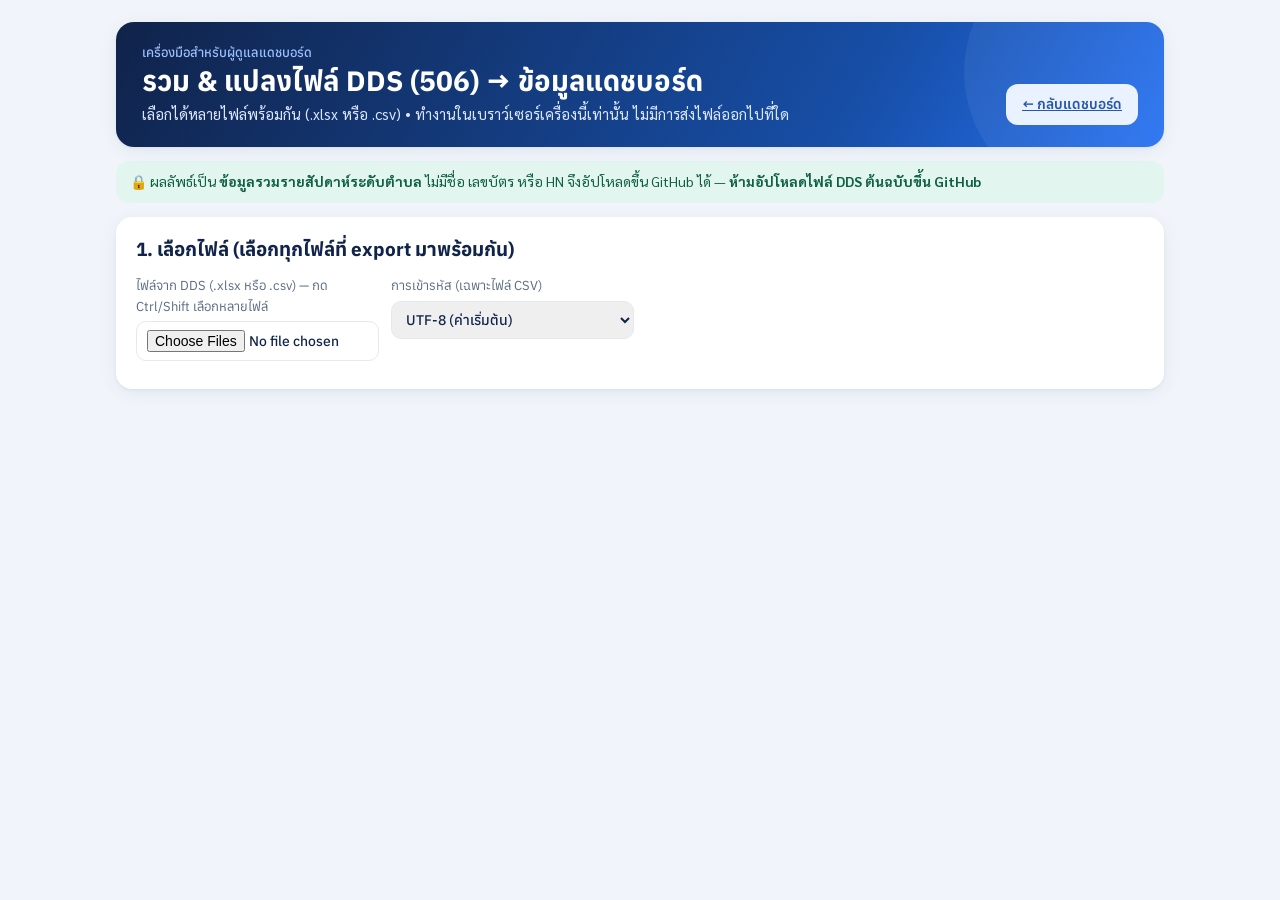
<file: tools/convert.html>
<!DOCTYPE html>
<html lang="th">
<head>
<meta name="robots" content="noindex, nofollow">
<meta charset="utf-8">
<meta name="viewport" content="width=device-width, initial-scale=1">
<title>แปลงไฟล์ DDS → ข้อมูลแดชบอร์ด</title>
<link href="https://fonts.googleapis.com/css2?family=Anuphan:wght@400;600;700&family=Sarabun:wght@400;600&display=swap" rel="stylesheet">
<link rel="stylesheet" href="../css/style.css">
<style>
  main { margin-left: 0; max-width: 1100px; margin-inline: auto; }
  .row { display: grid; grid-template-columns: repeat(auto-fill, minmax(240px, 1fr)); gap: 12px; }
  .row label { display: flex; flex-direction: column; gap: 4px; font-size: 13px; color: var(--muted); }
  .row select, .row input { padding: 8px 10px; border-radius: 10px; border: 1px solid var(--line); font: 500 14px var(--f-head); color: var(--ink); }
  .req::after { content: ' *'; color: var(--red); }
  .dl { display: flex; gap: 10px; flex-wrap: wrap; }
  .privacy { background: #E2F6EF; border-radius: 12px; padding: 10px 14px; color: #0E5F45; font-size: 14px; }
  pre { background: var(--bg); padding: 10px; border-radius: 10px; overflow-x: auto; font-size: 12px; }
</style>
</head>
<body>
<main>
  <header class="hero"><div><div class="eyebrow">เครื่องมือสำหรับผู้ดูแลแดชบอร์ด</div><h1>รวม & แปลงไฟล์ DDS (506) → ข้อมูลแดชบอร์ด</h1><div class="sub">เลือกได้หลายไฟล์พร้อมกัน (.xlsx หรือ .csv) • ทำงานในเบราว์เซอร์เครื่องนี้เท่านั้น ไม่มีการส่งไฟล์ออกไปที่ใด</div></div><a class="btn ghost" href="../index.html">← กลับแดชบอร์ด</a></header>
  <p class="privacy">🔒 ผลลัพธ์เป็น <b>ข้อมูลรวมรายสัปดาห์ระดับตำบล</b> ไม่มีชื่อ เลขบัตร หรือ HN จึงอัปโหลดขึ้น GitHub ได้ — <b>ห้ามอัปโหลดไฟล์ DDS ต้นฉบับขึ้น GitHub</b></p>

  <div class="card"><div class="card-h"><h2>1. เลือกไฟล์ (เลือกทุกไฟล์ที่ export มาพร้อมกัน)</h2></div>
    <div class="row">
      <label>ไฟล์จาก DDS (.xlsx หรือ .csv) — กด Ctrl/Shift เลือกหลายไฟล์<input type="file" id="file" accept=".xlsx,.csv,.txt" multiple></label>
      <label>การเข้ารหัส (เฉพาะไฟล์ CSV)<select id="enc"><option value="utf-8">UTF-8 (ค่าเริ่มต้น)</option><option value="windows-874">Windows-874 / TIS-620 (ถ้าภาษาไทยเพี้ยน)</option></select></label>
    </div>
    <div id="finfo" class="note"></div>
  </div>

  <div class="card" id="mapCard" hidden><div class="card-h"><h2>2. จับคู่คอลัมน์ & เงื่อนไข</h2><span class="muted">ระบบเดาให้แล้ว ตรวจและแก้ได้ — จำค่าไว้ใช้สัปดาห์หน้า</span></div>
    <div class="row" id="maps"></div>
    <div class="row" style="margin-top:12px">
      <label>นับเฉพาะสถานะรายงาน (คั่นด้วย ,)<input id="okStatus" value="อนุมัติแล้ว"></label>
      <label>จังหวัดขณะป่วย (รหัส) — แยกรายอำเภอเฉพาะจังหวัดนี้<input id="prov" value="34"></label>
      <label style="flex-direction:row;align-items:center;gap:8px"><input type="checkbox" id="keepOut" checked> เก็บผู้ป่วยจังหวัดอื่นไว้ในกลุ่ม "นอกจังหวัด" (ให้ยอดรวมใช้นิยามเดียวกับรายงานทางการ)</label>
      <label>ค่าที่หมายถึง "เสียชีวิต" (คั่นด้วย ,)<input id="deadVals" value="เสียชีวิต,ตาย,dead,died"></label>
    </div>
    <div style="margin-top:14px"><button class="btn" id="run">ตรวจสอบ รวม และแปลงข้อมูล</button> <span id="busy" class="muted"></span></div>
  </div>

  <div class="card" id="resCard" hidden><div class="card-h"><h2>3. ผลการตรวจสอบ</h2></div>
    <div id="report"></div>
    <h3>ดาวน์โหลด (นำไปวางทับในโฟลเดอร์ data/ บน GitHub)</h3>
    <div class="dl" id="dls"></div>
    <p class="note">ถ้ามีไฟล์ปีงบใหม่ เพิ่มชื่อไฟล์ใน <code>weekly_files</code> ของ data/config.json ด้วย • units.csv: เติมคอลัมน์ affiliation (ในสังกัด สธ. / ถ่ายโอน อบจ.) และตรวจ district_code ที่ระบบเดาจากที่อยู่ผู้ป่วยส่วนใหญ่</p>
  </div>
</main>
<script type="module">
import { parseCSV, toCSV, epiWeek, ymd, currentFiscalBE, fmt } from '../js/data.js';
import { readXlsx } from '../js/xlsx-lite.js';
const $ = s => document.querySelector(s);
const esc = s => String(s ?? '').replace(/[&<>"]/g, c => ({ '&': '&amp;', '<': '&lt;', '>': '&gt;', '"': '&quot;' }[c]));
const DAY = 86400000;
let CFG, DIST, FILES = [];
const FIELDS = [
  ['disease', 'โรค (รหัสกลุ่มโรค 506 หรือชื่อโรค)', true, [/^รหัสกลุ่มโรค$/, /รหัสโรค|506/, /^disease|^โรค/i]],
  ['onset', 'วันเริ่มป่วย / เริ่มมีอาการ', true, [/เริ่มมีอาการ/, /เริ่มป่วย|onset|datesick/i]],
  ['province', 'จังหวัดขณะป่วย', false, [/จังหวัดขณะป่วย/, /^จังหวัด|^prov/i]],
  ['district', 'อำเภอขณะป่วย (รหัสหรือชื่อ)', true, [/อำเภอขณะป่วย/, /อำเภอ|amphur|ampur|district/i]],
  ['subdistrict', 'ตำบลขณะป่วย', false, [/ตำบลขณะป่วย/, /ตำบล|tambon/i]],
  ['age', 'อายุ (ปี)', false, [/^อายุปี$/, /อายุ|^age/i]],
  ['sex', 'เพศ', false, [/^เพศ$/, /^sex/i]],
  ['result', 'สภาพผู้ป่วย / ผลการรักษา', false, [/^สภาพผู้ป่วย$/, /สภาพ|ผล.*รักษา|result/i]],
  ['status', 'สถานะรายงาน (อนุมัติ/ยกเลิก)', false, [/^สถานะ$/, /status/i]],
  ['report', 'วันที่ส่งรายงาน', false, [/ส่งรายงาน/, /รับรายงาน|วันที่รายงาน|report/i]],
  ['unit', 'รหัสหน่วยงานที่รายงาน', false, [/^รหัสหน่วยงาน$/, /hospcode|hcode|รหัส.*(หน่วย|สถาน)/i]],
  ['unitName', 'ชื่อหน่วยงานที่รายงาน', false, [/^หน่วยงาน$/, /ชื่อหน่วย|hospname/i]],
  ['cid', 'เลขบัตร (ใช้ตรวจรายงานซ้ำเท่านั้น ไม่ถูกบันทึก)', false, [/^cid$/i, /เลขบัตร|^pid$/i]],
];
const store = { get(k) { try { return JSON.parse(localStorage.getItem(k)); } catch { return null; } }, set(k, v) { try { localStorage.setItem(k, JSON.stringify(v)); } catch { } } };

CFG = await (await fetch('../data/config.json')).json();
DIST = parseCSV(await (await fetch('../data/districts.csv')).text()).records;

$('#file').onchange = $('#enc').onchange = load;
async function load() {
  const list = [...$('#file').files]; if (!list.length) return;
  FILES = [];
  $('#finfo').innerHTML = 'กำลังอ่านไฟล์…';
  for (const [i, f] of list.entries()) {
    $('#finfo').textContent = `กำลังอ่าน ${i + 1}/${list.length}: ${f.name}`;
    try {
      const p = /\.xlsx$/i.test(f.name) ? await readXlsx(f) : parseCSV(new TextDecoder($('#enc').value).decode(await f.arrayBuffer()));
      FILES.push({ name: f.name, ...p });
    } catch (e) { FILES.push({ name: f.name, header: [], records: [], error: e.message }); }
  }
  const h0 = FILES.find(f => f.header.length)?.header || [];
  const diffHdr = FILES.filter(f => f.header.length && f.header.join('|') !== h0.join('|'));
  $('#finfo').innerHTML = `<table class="tbl"><thead><tr><th>ไฟล์</th><th class="r">แถว</th><th>หมายเหตุ</th></tr></thead><tbody>${FILES.map(f => `<tr><td>${esc(f.name)}</td><td class="r">${fmt(f.records.length)}</td><td>${f.error ? `<span class="chip red">${esc(f.error)}</span>` : f.records.length === 10000 ? '<span class="chip yellow">10,000 แถวพอดี — DDS แบ่งไฟล์ละ 10,000 แถว ตรวจว่าได้ไฟล์ลำดับถัดไปครบ</span>' : ''}${diffHdr.includes(f) ? ' <span class="chip red">หัวคอลัมน์ต่างจากไฟล์แรก</span>' : ''}</td></tr>`).join('')}</tbody><tfoot><tr><td>รวม ${FILES.length} ไฟล์</td><td class="r">${fmt(FILES.reduce((s, f) => s + f.records.length, 0))}</td><td></td></tr></tfoot></table>`;
  const saved = store.get('ddsMap2') || {};
  $('#maps').innerHTML = FIELDS.map(([k, label, req, res]) => {
    let guess = h0.includes(saved[k]) ? saved[k] : '';
    if (!guess) for (const re of res) { guess = h0.find(h => re.test(h)); if (guess) break; }
    return `<label class="${req ? 'req' : ''}">${label}<select data-k="${k}"><option value="">— ไม่มี —</option>${h0.map(h => `<option ${h === guess ? 'selected' : ''}>${esc(h)}</option>`).join('')}</select></label>`;
  }).join('');
  for (const id of ['okStatus', 'prov', 'deadVals']) if (saved[id] != null) $('#' + id).value = saved[id];
  if (saved.keepOut != null) $('#keepOut').checked = saved.keepOut;
  $('#mapCard').hidden = false; $('#resCard').hidden = true;
}

function parseDate(s) {
  s = (s || '').trim(); if (!s) return NaN; let m;
  if (/^\d{5}(\.\d+)?$/.test(s)) { const n = +s; if (n > 20000 && n < 80000) return Date.UTC(1899, 11, 30) + Math.floor(n) * DAY; }
  if ((m = /^(\d{4})-(\d{1,2})-(\d{1,2})/.exec(s))) return mk(+m[1], +m[2], +m[3]);
  if ((m = /^(\d{1,2})[\/\-.](\d{1,2})[\/\-.](\d{2,4})/.exec(s))) { let y = +m[3]; if (y < 100) y += y > 50 ? 2400 : 2500; return mk(y, +m[2], +m[1]); }
  return NaN;
  function mk(y, mo, d) { if (y > 2400) y -= 543; if (mo < 1 || mo > 12 || d < 1 || d > 31) return NaN; const t = Date.UTC(y, mo - 1, d); return new Date(t).getUTCDate() === d ? t : NaN; }
}
const clean = s => String(s || '').replace(/^(อำเภอ|อ\.|ตำบล|ต\.)\s*/, '').replace(/\s+/g, '').toLowerCase();
const pad2 = s => String(s).padStart(2, '0');
function matchDisease(v) {
  const s = String(v || '').trim(); if (!s) return null;
  const num = s.replace(/^0+/, '');
  for (const d of CFG.diseases) if (d.codes506.some(c => c.replace(/^0+/, '') === num)) return d.id;
  if (/^\d+$/.test(s)) return null;
  const l = s.toLowerCase();
  for (const d of CFG.diseases) if (d.keywords.some(k => l.includes(k.toLowerCase()))) return d.id;
  return null;
}
function matchDistrict(v, prov) {
  const s = String(v || '').trim(); if (!s) return null;
  if (/^\d{1,2}$/.test(s) && prov) { const c = pad2(prov) + pad2(s); return DIST.some(d => d.district_code === c) ? c : null; }
  const digits = s.replace(/\D/g, '');
  if (digits.length >= 4) { const c = digits.slice(0, 4); if (DIST.some(d => d.district_code === c)) return c; }
  const n = clean(s); const d = DIST.find(x => clean(x.district_name) === n); return d ? d.district_code : null;
}
const ageGroup = a => { a = parseFloat(a); if (!isFinite(a)) return ''; return a < 5 ? '0-4' : a < 15 ? '5-14' : a < 25 ? '15-24' : a < 35 ? '25-34' : a < 45 ? '35-44' : a < 55 ? '45-54' : a < 65 ? '55-64' : '65+'; };
const sexOf = s => /^(1|ช|ชาย|m|male)/i.test(String(s).trim()) ? 'ชาย' : /^(2|ญ|หญิง|f|female)/i.test(String(s).trim()) ? 'หญิง' : '';
const unitType = n => /ส่งเสริมสุขภาพตำบล|รพ\.สต|สถานีอนามัย|ศูนย์สุขภาพชุมชน/.test(n) ? 'รพ.สต.' : /เทศบาล|อบต|อบจ|องค์การบริหาร/.test(n) ? 'อปท.' : /โรงพยาบาล/.test(n) ? 'รพ.' : 'อื่นๆ';

$('#run').onclick = async () => {
  const map = {}; document.querySelectorAll('[data-k]').forEach(s => map[s.dataset.k] = s.value);
  const missing = FIELDS.filter(f => f[2] && !map[f[0]]).map(f => f[1]);
  if (missing.length) { $('#busy').textContent = 'ต้องเลือกคอลัมน์: ' + missing.join(', '); return; }
  $('#busy').textContent = 'กำลังประมวลผล…'; await new Promise(r => setTimeout(r, 30));
  const list = v => v.split(',').map(s => s.trim().toLowerCase()).filter(Boolean);
  const deadSet = list($('#deadVals').value), okSet = list($('#okStatus').value), provF = $('#prov').value.trim();
  store.set('ddsMap2', { ...map, okStatus: $('#okStatus').value, prov: provF, deadVals: $('#deadVals').value, keepOut: $('#keepOut').checked });

  // 1) merge files, drop rows that are identical across files (overlapping exports)
  const seen = new Set(); let overlap = 0; const all = [];
  const fstat = FILES.map(f => ({ name: f.name, n: f.records.length, minO: Infinity, maxO: -Infinity, minR: Infinity, maxR: -Infinity }));
  FILES.forEach((f, fi) => { for (const r of f.records) {
    const sig = f.header.map(h => r[h]).join('\u0001'); if (seen.has(sig)) { overlap++; continue; } seen.add(sig);
    const o = parseDate(r[map.onset]), rp = map.report ? parseDate(r[map.report]) : NaN, st = fstat[fi];
    if (isFinite(o)) { st.minO = Math.min(st.minO, o); st.maxO = Math.max(st.maxO, o); } if (isFinite(rp)) { st.minR = Math.min(st.minR, rp); st.maxR = Math.max(st.maxR, rp); }
    all.push(r);
  } });
  seen.clear();

  const agg = new Map(), uq = new Map(), units = new Map();
  const ex = { status: new Map(), prov: 0, provKept: 0, disease: new Map(), date: 0, district: new Map() };
  const keepOut = $('#keepOut').checked, OUT = CFG.out_of_province_code || '9999';
  const dupKeys = new Map(); let ok = 0, deaths = 0, minT = Infinity, maxT = -Infinity;
  const per = {}; CFG.diseases.forEach(d => per[d.id] = { c: 0, x: 0 });
  const inc = (m, k) => m.set(k, (m.get(k) || 0) + 1);
  for (const r of all) {
    if (map.status && okSet.length) { const sv = String(r[map.status] || '').toLowerCase(); if (!okSet.includes(sv)) { inc(ex.status, r[map.status] || '(ว่าง)'); continue; } }
    const prov = map.province ? String(r[map.province] || '').trim() : provF;
    const outProv = map.province && provF && prov !== provF;
    if (outProv && !keepOut) { ex.prov++; continue; }
    if (outProv) ex.provKept++;
    const d = matchDisease(r[map.disease]); if (!d) { inc(ex.disease, r[map.disease] || '(ว่าง)'); continue; }
    const t = parseDate(r[map.onset]);
    const dc = outProv ? OUT : matchDistrict(r[map.district], prov || provF);
    const fy = isFinite(t) ? currentFiscalBE(t) : null;
    if (map.unit && r[map.unit]) {
      const u = r[map.unit].trim(); const rep = map.report ? parseDate(r[map.report]) : NaN; const ufy = fy || (isFinite(rep) ? currentFiscalBE(rep) : null);
      if (ufy) { const k = u + '|' + ufy; const q = uq.get(k) || { unit_code: u, fiscal_year_be: ufy, reports: 0, timely: 0, complete: 0 };
        q.reports++; if (isFinite(t) && isFinite(rep) && rep >= t && (rep - t) / DAY <= CFG.unit_quality.timely_days) q.timely++;
        if (isFinite(t) && dc && (!map.subdistrict || r[map.subdistrict])) q.complete++; uq.set(k, q); }
      const un = units.get(u) || { unit_code: u, unit_name: map.unitName ? r[map.unitName] : '', dist: new Map() }; if (dc) inc(un.dist, dc); units.set(u, un);
    }
    if (!isFinite(t)) { ex.date++; continue; }
    if (!dc) { inc(ex.district, r[map.district] || '(ว่าง)'); continue; }
    const dead = map.result ? deadSet.some(v => String(r[map.result]).toLowerCase().includes(v)) : false;
    if (map.cid && r[map.cid] && !/^0+$/.test(r[map.cid])) inc(dupKeys, r[map.cid] + '|' + d + '|' + t);
    const ws = ymd(epiWeek(t).start);
    let sd = map.subdistrict ? String(r[map.subdistrict] || '').replace(/^(ตำบล|ต\.)\s*/, '').trim() : '';
    if (outProv) sd = ''; else if (/^\d{1,2}$/.test(sd)) sd = dc + pad2(sd);
    const row = { week_start: ws, disease_id: d, district_code: dc, subdistrict: sd, age_group: map.age ? ageGroup(r[map.age]) : '', sex: map.sex ? sexOf(r[map.sex]) : '', fiscal_year_be: fy, year_be: new Date(t).getUTCFullYear() + 543 };
    const key = Object.values(row).join('|'); const a = agg.get(key) || { ...row, cases: 0, deaths: 0 };
    a.cases++; per[d].c++; if (dead) { a.deaths++; deaths++; per[d].x++; } agg.set(key, a); ok++; minT = Math.min(minT, t); maxT = Math.max(maxT, t);
  }
  // status counts among reports from this province (for DDS KPI step 2: pending < 1%)
  const stCount = { approved: 0, pending: 0, cancelled: 0 };
  if (map.status) for (const r of all) { const v = String(r[map.status] || ''); if (/อนุมัติ/.test(v)) stCount.approved++; else if (/รอแก้ไข|รอ/.test(v)) stCount.pending++; else if (/ยกเลิก|ซ้ำ/.test(v)) stCount.cancelled++; }
  let dupN = 0; for (const v of dupKeys.values()) if (v > 1) dupN += v - 1; dupKeys.clear();
  const top = m => [...m].sort((a, b) => b[1] - a[1]).slice(0, 12).map(([k, v]) => `${esc(k)} (${fmt(v)})`).join(', ');
  const rng = (a, b) => isFinite(a) ? `${ymd(a)} – ${ymd(b)}` : '–';
  $('#report').innerHTML = `
  <section class="kpis"><div class="kpi"><div class="k-t">ผู้ป่วยที่นำเข้าแดชบอร์ด</div><div class="k-v green">${fmt(ok)}</div><div class="k-s">จาก ${fmt(FILES.reduce((s, f) => s + f.records.length, 0))} แถวในทุกไฟล์</div></div>
  <div class="kpi"><div class="k-t">ผู้เสียชีวิต</div><div class="k-v red">${fmt(deaths)}</div><div class="k-s">${map.result ? 'จากคอลัมน์ ' + esc(map.result) : 'ไม่ได้เลือกคอลัมน์สภาพผู้ป่วย'}</div></div>
  <div class="kpi"><div class="k-t">ช่วงวันเริ่มป่วย</div><div class="k-v navy sm">${rng(minT, maxT)}</div><div class="k-s">ตรวจว่าตรงกับช่วงที่ export</div></div></section>
  <h3>ขั้นตอนการคัดกรอง</h3>
  <table class="tbl"><tbody>
   <tr><td>แถวทั้งหมดในทุกไฟล์</td><td class="r b">${fmt(FILES.reduce((s, f) => s + f.records.length, 0))}</td></tr>
   <tr><td>− แถวซ้ำกันทุกช่องระหว่างไฟล์ (ช่วง export ทับกัน)</td><td class="r">${fmt(overlap)}</td></tr>
   <tr><td>− สถานะรายงานไม่ใช่ "${esc($('#okStatus').value)}": ${top(ex.status) || '–'}</td><td class="r">${fmt([...ex.status.values()].reduce((a, b) => a + b, 0))}</td></tr>
   <tr><td>${keepOut ? `ผู้ป่วยจังหวัดอื่น (จังหวัดขณะป่วย ≠ ${esc(provF)}) — เก็บไว้ในกลุ่ม "นอกจังหวัด" นับในยอดรวมจังหวัด ไม่แสดงในรายอำเภอ` : `− ป่วยนอกจังหวัด (จังหวัดขณะป่วย ≠ ${esc(provF)})`}</td><td class="r">${fmt(keepOut ? ex.provKept : ex.prov)}</td></tr>
   <tr><td>− ไม่อยู่ใน 10 โรค: ${top(ex.disease) || '–'}</td><td class="r">${fmt([...ex.disease.values()].reduce((a, b) => a + b, 0))}</td></tr>
   <tr><td>− วันเริ่มป่วยอ่านไม่ได้</td><td class="r">${fmt(ex.date)}</td></tr>
   <tr><td>− อำเภอไม่ตรงกับ districts.csv: ${top(ex.district) || '–'}</td><td class="r">${fmt([...ex.district.values()].reduce((a, b) => a + b, 0))}</td></tr>
   <tr><td class="b">= นำเข้าแดชบอร์ด</td><td class="r b">${fmt(ok)}</td></tr>
  </tbody></table>
  ${map.cid ? `<p class="note">ข้อสังเกต: พบรายงานที่ เลขบัตร + โรค + วันเริ่มป่วย ซ้ำกัน ${fmt(dupN)} รายการ (ยังนับรวมตาม DDS — ควรให้หน่วยงานตรวจและกดยกเลิก/ซ้ำใน DDS)</p>` : ''}
  <h3>ยอดรายโรค</h3>
  <table class="tbl"><thead><tr><th>โรค</th><th class="r">ผู้ป่วย</th><th class="r">เสียชีวิต</th></tr></thead><tbody>${CFG.diseases.map(d => `<tr><td>${esc(d.name)}</td><td class="r">${fmt(per[d.id].c)}</td><td class="r">${fmt(per[d.id].x)}</td></tr>`).join('')}</tbody></table>
  <h3>ช่วงข้อมูลของแต่ละไฟล์</h3>
  <table class="tbl"><thead><tr><th>ไฟล์</th><th class="r">แถว</th><th>วันเริ่มป่วย</th><th>วันที่ส่งรายงาน</th></tr></thead><tbody>${fstat.map(f => `<tr><td>${esc(f.name)}</td><td class="r">${fmt(f.n)}</td><td>${rng(f.minO, f.maxO)}</td><td>${rng(f.minR, f.maxR)}</td></tr>`).join('')}</tbody></table>
  <p class="note">ตรวจยอดรายโรคเทียบกับหน้ารายงาน DDS ก่อนอัปโหลดทุกครั้ง</p>`;
  const header = ['week_start', 'disease_id', 'district_code', 'subdistrict', 'age_group', 'sex', 'fiscal_year_be', 'year_be', 'cases', 'deaths'];
  const byFy = {}; for (const a of agg.values()) (byFy[a.fiscal_year_be] = byFy[a.fiscal_year_be] || []).push(a);
  const getCSV = async n => { try { const r = await fetch('../data/' + n, { cache: 'no-cache' }); return r.ok ? parseCSV(await r.text()).records : null; } catch { return null; } };

  // ---- (1) reconciliation with the official weekly report (Excel รวบรวมรายงาน) ----
  const summ = await getCSV('summary_province.csv') || [];
  const yBE = isFinite(maxT) ? new Date(maxT).getUTCFullYear() + 543 : 0;
  const snapD = [...new Set(summ.filter(x => +x.year_be === yBE).map(x => x.date_to))].sort().pop();
  let recHTML = '';
  if (snapD) {
    const cut = Date.parse(snapD);
    const dds = {}; CFG.diseases.forEach(d => dds[d.id] = { c: 0, x: 0 });
    for (const a of agg.values()) if (+a.year_be === yBE && Date.parse(a.week_start) <= cut) { dds[a.disease_id].c += a.cases; dds[a.disease_id].x += a.deaths; }
    const reg = (await getCSV('deaths_register.csv') || []).filter(r => !/^(y|yes|ใช่|คีย์แล้ว)$/i.test(r.dds_keyed || '') && String(new Date(Date.parse(r.death_date || r.report_date)).getUTCFullYear() + 543) === String(yBE));
    const rows = CFG.diseases.map(d => { const o = summ.find(x => +x.year_be === yBE && x.date_to === snapD && x.disease_id === d.id) || { cases: 0, deaths: 0 }; const pend = reg.filter(r => r.disease_id === d.id).length; return { d, oc: +o.cases, ox: +o.deaths, dc: dds[d.id].c, dx: dds[d.id].x, pend }; });
    const tc = rows.reduce((s, r) => s + r.oc, 0), td = rows.reduce((s, r) => s + r.dc, 0);
    const chipC = (o, v) => { const df = v - o, p = o ? Math.abs(df) / o * 100 : (v ? 100 : 0); return `<span class="chip ${df === 0 ? 'green' : p <= 1 ? 'yellow' : 'red'}">${df === 0 ? 'ตรงกัน' : (df > 0 ? '+' : '') + fmt(df)}</span>`; };
    recHTML = `<h3>ตรวจยอดกับรายงานทางการ (Excel ข้อมูล ณ ${esc(snapD)})</h3>
    <p class="muted">ข้อมูล DDS ที่แปลงนับถึงวันเริ่มป่วย ${ymd(maxT)} • ส่วนต่างเล็กน้อยเกิดจากเวลาดึงข้อมูลต่างกัน • ผู้เสียชีวิตทางการรวมรายงานด้วยตนเองที่ยังไม่ได้คีย์ใน DDS</p>
    <table class="tbl"><thead><tr><th>โรค</th><th class="r">ป่วย (ทางการ)</th><th class="r">ป่วย (DDS)</th><th>ส่วนต่าง</th><th class="r">ตาย (ทางการ)</th><th class="r">ตาย (DDS)</th><th class="r">รอคีย์ (ทะเบียน)</th><th>ส่วนต่าง</th></tr></thead><tbody>
    ${rows.map(r => `<tr><td>${esc(r.d.name)}</td><td class="r">${fmt(r.oc)}</td><td class="r">${fmt(r.dc)}</td><td>${chipC(r.oc, r.dc)}</td><td class="r">${fmt(r.ox)}</td><td class="r">${fmt(r.dx)}</td><td class="r">${r.pend || '–'}</td><td>${r.ox === r.dx + r.pend ? '<span class="chip green">ตรงกัน</span>' : `<span class="chip ${r.ox > r.dx + r.pend ? 'orange' : 'red'}">${r.ox > r.dx + r.pend ? 'ทางการมากกว่า ' + (r.ox - r.dx - r.pend) : 'DDS มากกว่า ' + (r.dx + r.pend - r.ox)}</span>`}</td></tr>`).join('')}
    </tbody><tfoot><tr><td>รวม</td><td class="r">${fmt(tc)}</td><td class="r">${fmt(td)}</td><td>${chipC(tc, td)} <small class="muted">${tc ? fmt(Math.abs(td - tc) / tc * 100, 2) + '%' : ''}</small></td><td class="r">${fmt(rows.reduce((s, r) => s + r.ox, 0))}</td><td class="r">${fmt(rows.reduce((s, r) => s + r.dx, 0))}</td><td class="r">${rows.reduce((s, r) => s + r.pend, 0)}</td><td></td></tr></tfoot></table>
    ${rows.some(r => r.ox > r.dx + r.pend) ? '<p class="note warn">ผู้เสียชีวิตทางการมากกว่า DDS + ทะเบียน — เพิ่มรายที่ยังไม่ได้คีย์ใน "ทะเบียนผู้เสียชีวิต" ที่ศูนย์อัปเดตข้อมูล ข้อ 5 เพื่อให้ติดตามจนคีย์ครบ</p>' : ''}`;
  } else recHTML = '<p class="note">ยังไม่มีตัวเลขทางการของปีเดียวกันให้เทียบ — อัปเดต Excel รวบรวมรายงานที่ศูนย์อัปเดตข้อมูล ข้อ 1 ก่อน</p>';

  // ---- (2) revisions: compare with the files currently on the dashboard ----
  const PROV_W = CFG.provisional_weeks ?? 2;
  const lastW = isFinite(maxT) ? epiWeek(maxT).start : 0;
  const retro = []; let recentAdd = 0, compared = false;
  for (const fy of Object.keys(byFy)) {
    const old = await getCSV(`weekly_${fy}.csv`); if (!old || !old.length) continue; compared = true;
    const hadOut = old.some(o => o.district_code === OUT);
    const sumBy = (arr, get) => { const m = new Map(); for (const a of arr) { if (!hadOut && a.district_code === OUT) continue; const k = `${a.week_start}|${a.disease_id}|${a.district_code}`; const v = m.get(k) || { c: 0, x: 0 }; v.c += +get(a).cases; v.x += +get(a).deaths; m.set(k, v); } return m; };
    const O = sumBy(old, a => a), N = sumBy(byFy[fy], a => a);
    for (const k of new Set([...O.keys(), ...N.keys()])) {
      const o = O.get(k) || { c: 0, x: 0 }, n = N.get(k) || { c: 0, x: 0 }; if (o.c === n.c && o.x === n.x) continue;
      const [ws, d, dc] = k.split('|');
      if (Date.parse(ws) > lastW - (PROV_W) * 7 * DAY) { recentAdd += n.c - o.c; continue; }
      retro.push({ update_date: ymd(Date.now()), week_start: ws, disease_id: d, district_code: dc, old_cases: o.c, new_cases: n.c, old_deaths: o.x, new_deaths: n.x });
    }
  }
  retro.sort((a, b) => a.week_start.localeCompare(b.week_start));
  const dn = id => CFG.diseases.find(d => d.id === id)?.name || id, an = c => c === OUT ? 'นอกจังหวัด' : (DIST.find(x => x.district_code === c)?.district_name || c);
  const revHTML = !compared ? '<p class="note">ยังไม่มีข้อมูลเดิมบนแดชบอร์ดให้เทียบ (การแปลงครั้งแรก)</p>' : `<h3>เทียบกับข้อมูลเดิมบนแดชบอร์ด</h3>
    <section class="kpis"><div class="kpi"><div class="k-t">รายงานเพิ่มใน ${PROV_W} สัปดาห์ล่าสุด</div><div class="k-v blue">${recentAdd >= 0 ? '+' : ''}${fmt(recentAdd)}</div><div class="k-s">ปกติ — ข้อมูลเบื้องต้นที่ทยอยเข้ามา</div></div>
    <div class="kpi"><div class="k-t">แก้ไขย้อนหลัง (เก่ากว่า ${PROV_W} สัปดาห์)</div><div class="k-v ${retro.length ? 'orange' : 'green'}">${fmt(retro.length)}</div><div class="k-s">จุด (สัปดาห์ × โรค × อำเภอ) • สุทธิ ${fmt(retro.reduce((s, r) => s + r.new_cases - r.old_cases, 0))} ราย</div></div></section>
    ${retro.length ? `<table class="tbl"><thead><tr><th>สัปดาห์เริ่ม</th><th>โรค</th><th>อำเภอ</th><th class="r">ป่วย เดิม → ใหม่</th><th class="r">ตาย เดิม → ใหม่</th></tr></thead><tbody>${retro.slice(0, 40).map(r => `<tr><td>${r.week_start}</td><td>${esc(dn(r.disease_id))}</td><td>${esc(an(r.district_code))}</td><td class="r">${r.old_cases} → <b>${r.new_cases}</b></td><td class="r">${r.old_deaths !== r.new_deaths ? `${r.old_deaths} → <b class="red">${r.new_deaths}</b>` : r.new_deaths}</td></tr>`).join('')}</tbody></table>${retro.length > 40 ? `<p class="note">แสดง 40 จาก ${retro.length} จุด — ทั้งหมดอยู่ในไฟล์ revisions.csv</p>` : ''}` : ''}`;
  const oldRev = await getCSV('revisions.csv') || [];
  $('#report').insertAdjacentHTML('afterbegin', recHTML + revHTML + '<hr style="margin:20px 0;border:0;border-top:1px solid var(--line)">');
  const link = (name, csv) => { const b = new Blob(['\uFEFF' + csv], { type: 'text/csv' }); return `<a class="btn" download="${name}" href="${URL.createObjectURL(b)}">⬇ ${name}</a>`; };
  const unitRows = [...units.values()].map(u => ({ unit_code: u.unit_code, unit_name: u.unit_name, unit_type: unitType(u.unit_name), affiliation: '', district_code: [...u.dist].sort((a, b) => b[1] - a[1])[0]?.[0] || '', contact_name: '', phone: '' })).sort((a, b) => a.district_code.localeCompare(b.district_code) || a.unit_code.localeCompare(b.unit_code));
  $('#dls').innerHTML = Object.keys(byFy).sort().map(fy => link(`weekly_${fy}.csv`, toCSV(header, byFy[fy].sort((a, b) => a.week_start.localeCompare(b.week_start) || a.disease_id.localeCompare(b.disease_id) || a.district_code.localeCompare(b.district_code) || a.subdistrict.localeCompare(b.subdistrict))))).join('')
    + (uq.size ? link('unit_quality.csv', toCSV(['unit_code', 'fiscal_year_be', 'reports', 'timely', 'complete'], [...uq.values()])) : '')
    + (map.status ? link('dds_status.csv', toCSV(['period_label', 'date_from', 'date_to', 'approved', 'pending', 'cancelled'], [{ period_label: `วันเริ่มป่วย ${rng(minT, maxT)}`, date_from: isFinite(minT) ? ymd(minT) : '', date_to: isFinite(maxT) ? ymd(maxT) : '', ...stCount }])) : '')
    + (retro.length ? link('revisions.csv', toCSV(['update_date', 'week_start', 'disease_id', 'district_code', 'old_cases', 'new_cases', 'old_deaths', 'new_deaths'], oldRev.filter(r => r.update_date !== ymd(Date.now())).concat(retro))) : '')
    + (units.size ? link('units.csv', toCSV(['unit_code', 'unit_name', 'unit_type', 'affiliation', 'district_code', 'contact_name', 'phone'], unitRows)) : '');
  $('#busy').textContent = ''; $('#resCard').hidden = false; $('#resCard').scrollIntoView({ behavior: 'smooth' });
};
</script>
</body>
</html>
</file>
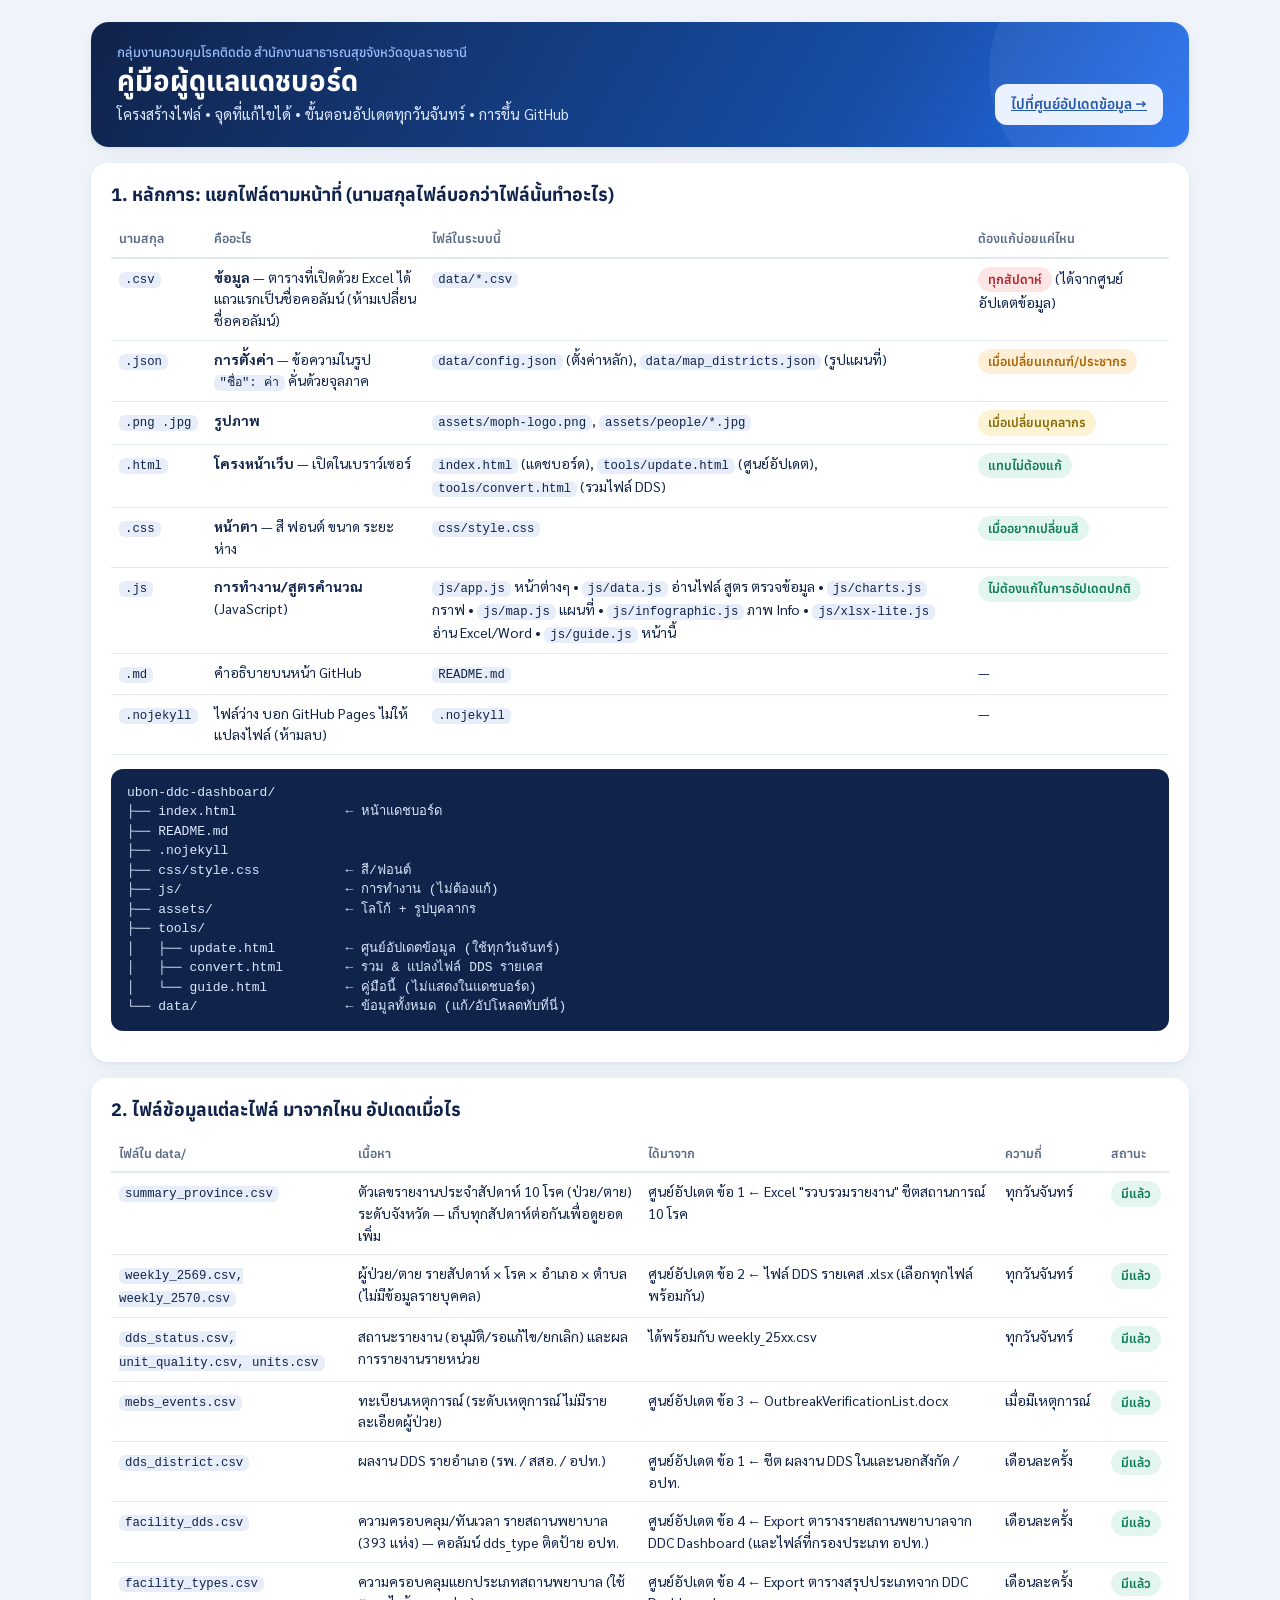
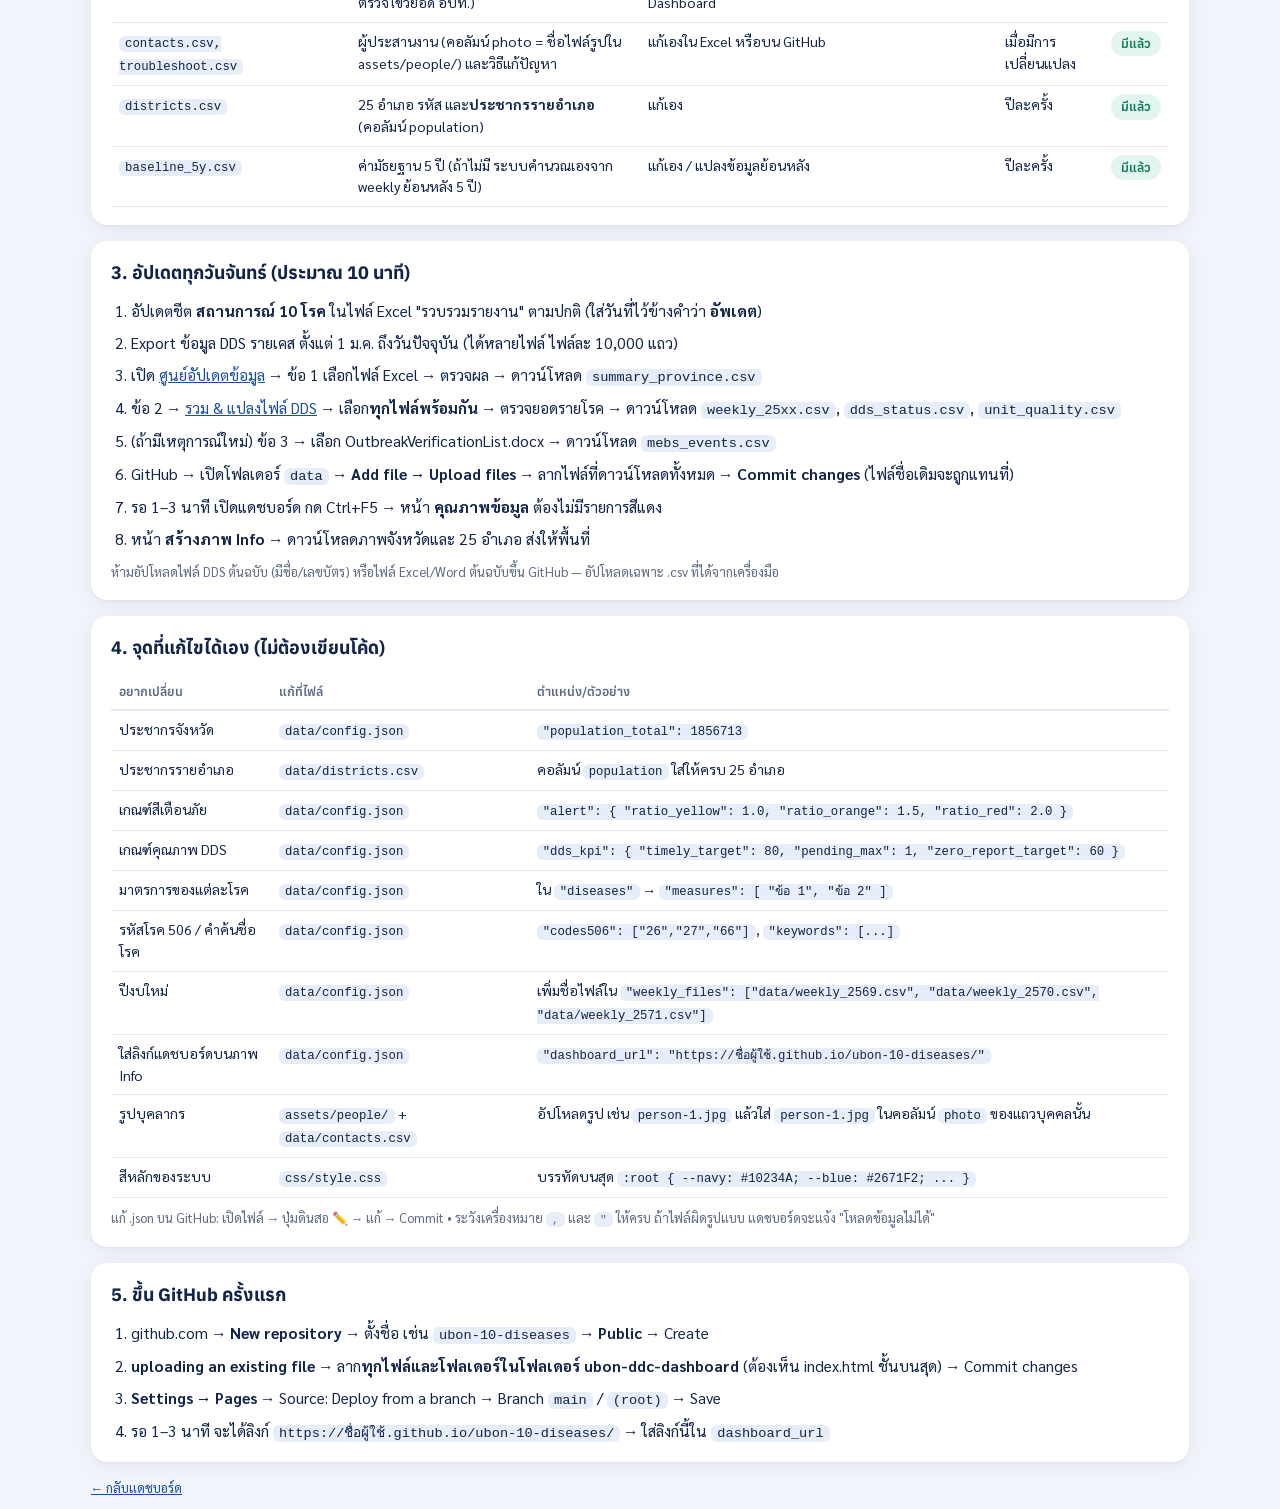
<file: tools/guide.html>
<!DOCTYPE html>
<html lang="th">
<head>
<meta name="robots" content="noindex, nofollow">
<meta charset="utf-8">
<meta name="viewport" content="width=device-width, initial-scale=1">
<title>คู่มือผู้ดูแลแดชบอร์ด 10 โรค</title>
<link href="https://fonts.googleapis.com/css2?family=Anuphan:wght@400;600;700&family=Sarabun:wght@400;600&display=swap" rel="stylesheet">
<link rel="stylesheet" href="../css/style.css">
<style>main { margin-left: 0; max-width: 1150px; margin-inline: auto; }</style>
</head>
<body>
<main id="main"><div class="loading">กำลังโหลด…</div></main>
<script type="module">
import { guideHTML } from '../js/guide.js';
const config = await (await fetch('../data/config.json', { cache: 'no-cache' })).json();
const names = ['summary_province.csv', 'weekly_2569.csv', 'weekly_2570.csv', 'dds_status.csv', 'unit_quality.csv', 'units.csv', 'mebs_events.csv', 'dds_district.csv', 'facility_dds.csv', 'facility_types.csv', 'contacts.csv', 'troubleshoot.csv', 'districts.csv', 'baseline_5y.csv'];
const loaded = [];
for (const n of names) { try { const r = await fetch('../data/' + n, { method: 'HEAD', cache: 'no-cache' }); if (r.ok) loaded.push({ file: n }); } catch { } }
document.getElementById('main').innerHTML = guideHTML({ config, loaded }, '../').replace('href="../tools/', 'href="../tools/') + '<p class="note"><a href="../index.html">← กลับแดชบอร์ด</a></p>';
</script>
</body>
</html>
</file>
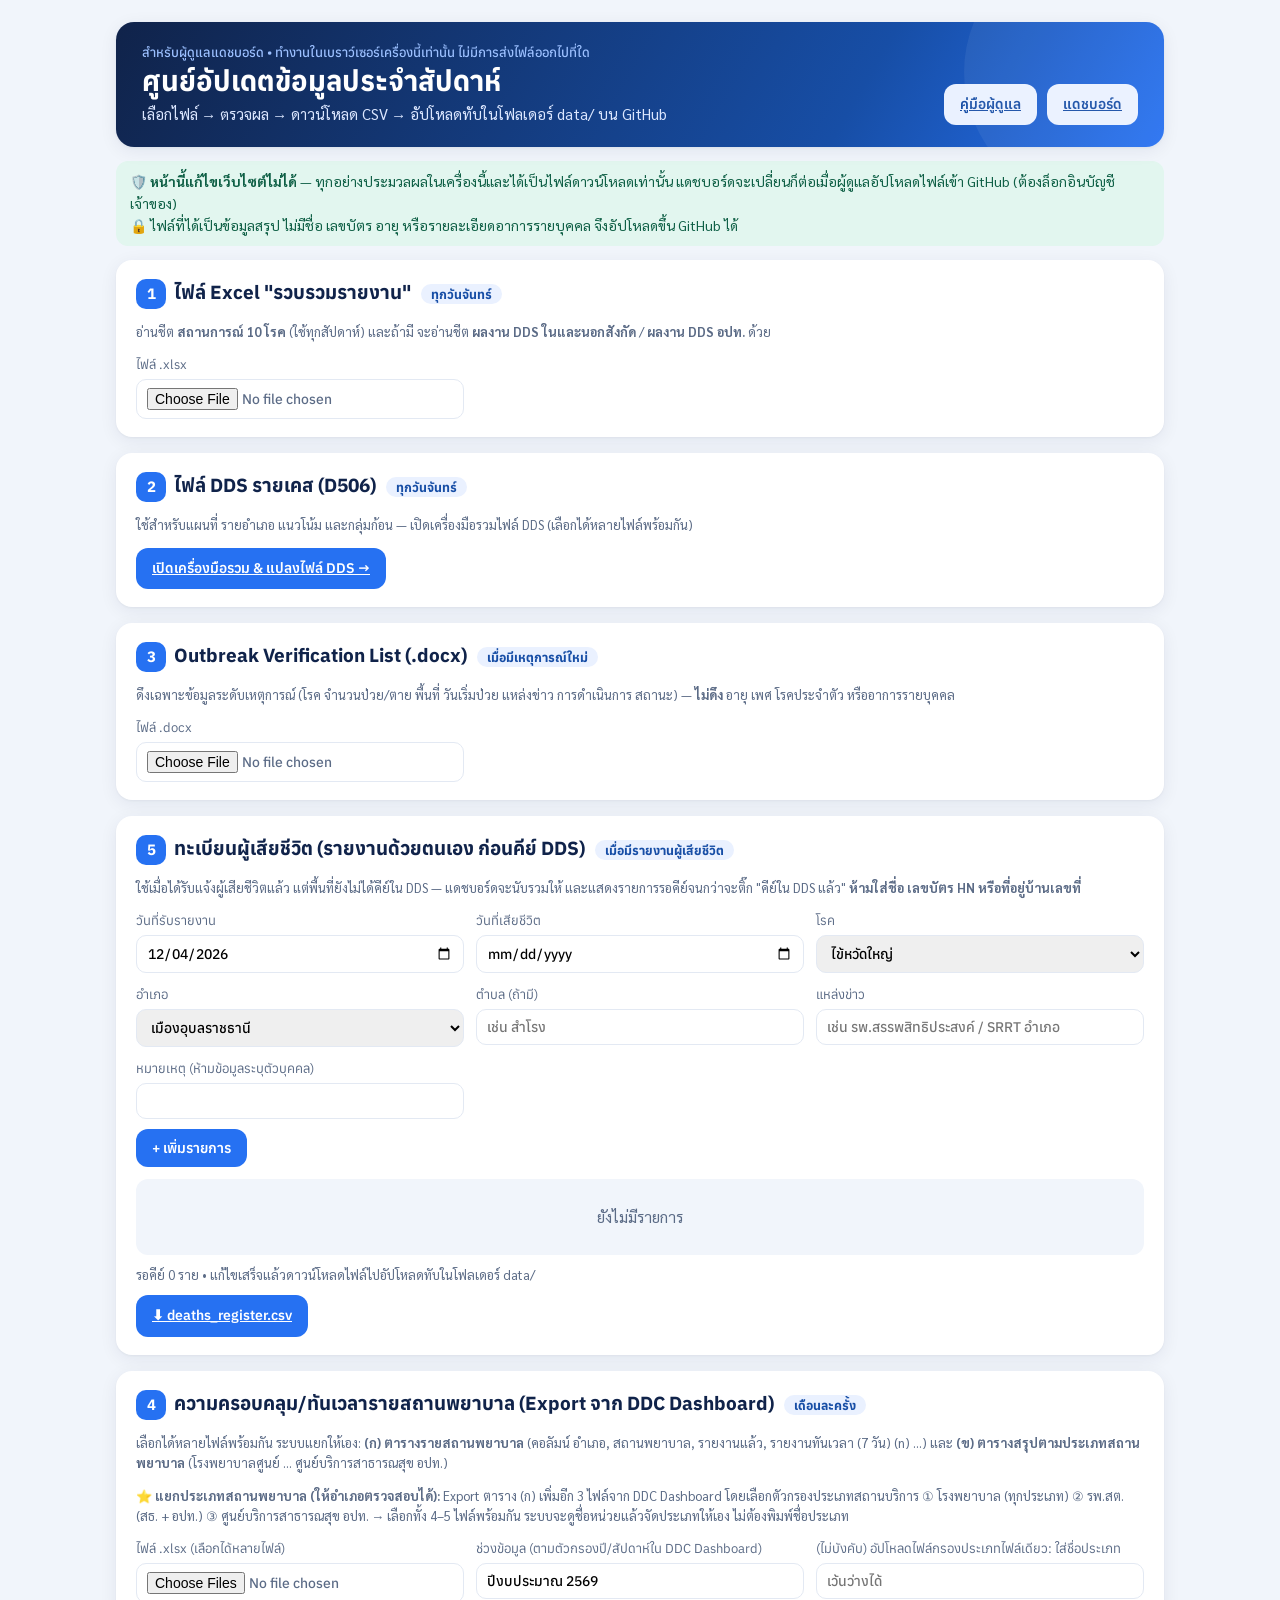
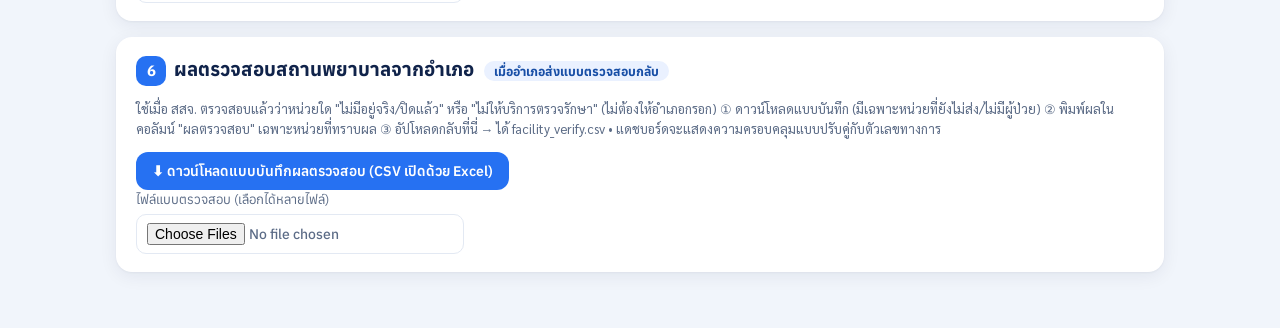
<file: tools/update.html>
<!DOCTYPE html>
<html lang="th">
<head>
<meta name="robots" content="noindex, nofollow">
<meta charset="utf-8">
<meta name="viewport" content="width=device-width, initial-scale=1">
<title>ศูนย์อัปเดตข้อมูลประจำสัปดาห์ | แดชบอร์ด 10 โรค</title>
<link href="https://fonts.googleapis.com/css2?family=Anuphan:wght@400;600;700&family=Sarabun:wght@400;600&display=swap" rel="stylesheet">
<link rel="stylesheet" href="../css/style.css">
<style>
  main { margin-left: 0; max-width: 1100px; margin-inline: auto; }
  .step-n { display: inline-grid; place-items: center; width: 30px; height: 30px; border-radius: 10px; background: var(--blue); color: #fff; font: 700 15px var(--f-head); margin-right: 8px; }
  .row { display: grid; grid-template-columns: repeat(auto-fill, minmax(260px, 1fr)); gap: 12px; }
  .row label { display: flex; flex-direction: column; gap: 4px; font-size: 13px; color: var(--muted); }
  .row input, .row select { padding: 8px 10px; border-radius: 10px; border: 1px solid var(--line); font: 500 14px var(--f-head); }
  .dl { display: flex; gap: 10px; flex-wrap: wrap; margin-top: 10px; }
  .when { font-size: 12.5px; background: #EAF1FF; color: var(--royal); border-radius: 999px; padding: 2px 10px; margin-left: 6px; }
  .privacy { background: #E2F6EF; border-radius: 12px; padding: 10px 14px; color: #0E5F45; font-size: 14px; }
</style>
</head>
<body>
<main>
  <header class="hero"><div><div class="eyebrow">สำหรับผู้ดูแลแดชบอร์ด • ทำงานในเบราว์เซอร์เครื่องนี้เท่านั้น ไม่มีการส่งไฟล์ออกไปที่ใด</div><h1>ศูนย์อัปเดตข้อมูลประจำสัปดาห์</h1><div class="sub">เลือกไฟล์ → ตรวจผล → ดาวน์โหลด CSV → อัปโหลดทับในโฟลเดอร์ data/ บน GitHub</div></div><div class="dl"><a class="btn ghost" href="guide.html">คู่มือผู้ดูแล</a><a class="btn ghost" href="../index.html">แดชบอร์ด</a></div></header>
  <p class="privacy">🛡️ <b>หน้านี้แก้ไขเว็บไซต์ไม่ได้</b> — ทุกอย่างประมวลผลในเครื่องนี้และได้เป็นไฟล์ดาวน์โหลดเท่านั้น แดชบอร์ดจะเปลี่ยนก็ต่อเมื่อผู้ดูแลอัปโหลดไฟล์เข้า GitHub (ต้องล็อกอินบัญชีเจ้าของ)<br>🔒 ไฟล์ที่ได้เป็นข้อมูลสรุป ไม่มีชื่อ เลขบัตร อายุ หรือรายละเอียดอาการรายบุคคล จึงอัปโหลดขึ้น GitHub ได้</p>

  <div class="card"><div class="card-h"><h2><span class="step-n">1</span>ไฟล์ Excel "รวบรวมรายงาน" <span class="when">ทุกวันจันทร์</span></h2></div>
    <p class="muted">อ่านชีต <b>สถานการณ์ 10 โรค</b> (ใช้ทุกสัปดาห์) และถ้ามี จะอ่านชีต <b>ผลงาน DDS ในและนอกสังกัด</b> / <b>ผลงาน DDS อปท.</b> ด้วย</p>
    <div class="row"><label>ไฟล์ .xlsx<input type="file" id="fA" accept=".xlsx"></label></div>
    <div id="outA"></div>
  </div>

  <div class="card"><div class="card-h"><h2><span class="step-n">2</span>ไฟล์ DDS รายเคส (D506) <span class="when">ทุกวันจันทร์</span></h2></div>
    <p class="muted">ใช้สำหรับแผนที่ รายอำเภอ แนวโน้ม และกลุ่มก้อน — เปิดเครื่องมือรวมไฟล์ DDS (เลือกได้หลายไฟล์พร้อมกัน)</p>
    <a class="btn" href="convert.html">เปิดเครื่องมือรวม & แปลงไฟล์ DDS →</a>
  </div>

  <div class="card"><div class="card-h"><h2><span class="step-n">3</span>Outbreak Verification List (.docx) <span class="when">เมื่อมีเหตุการณ์ใหม่</span></h2></div>
    <p class="muted">ดึงเฉพาะข้อมูลระดับเหตุการณ์ (โรค จำนวนป่วย/ตาย พื้นที่ วันเริ่มป่วย แหล่งข่าว การดำเนินการ สถานะ) — <b>ไม่ดึง</b> อายุ เพศ โรคประจำตัว หรืออาการรายบุคคล</p>
    <div class="row"><label>ไฟล์ .docx<input type="file" id="fC" accept=".docx"></label></div>
    <div id="outC"></div>
  </div>

  <div class="card"><div class="card-h"><h2><span class="step-n">5</span>ทะเบียนผู้เสียชีวิต (รายงานด้วยตนเอง ก่อนคีย์ DDS) <span class="when">เมื่อมีรายงานผู้เสียชีวิต</span></h2></div>
    <p class="muted">ใช้เมื่อได้รับแจ้งผู้เสียชีวิตแล้ว แต่พื้นที่ยังไม่ได้คีย์ใน DDS — แดชบอร์ดจะนับรวมให้ และแสดงรายการรอคีย์จนกว่าจะติ๊ก "คีย์ใน DDS แล้ว" <b>ห้ามใส่ชื่อ เลขบัตร HN หรือที่อยู่บ้านเลขที่</b></p>
    <div class="row" id="dform">
      <label>วันที่รับรายงาน<input type="date" id="dr_report"></label>
      <label>วันที่เสียชีวิต<input type="date" id="dr_death"></label>
      <label>โรค<select id="dr_dis"></select></label>
      <label>อำเภอ<select id="dr_dc"></select></label>
      <label>ตำบล (ถ้ามี)<input id="dr_sd" placeholder="เช่น สำโรง"></label>
      <label>แหล่งข่าว<input id="dr_src" placeholder="เช่น รพ.สรรพสิทธิประสงค์ / SRRT อำเภอ"></label>
      <label>หมายเหตุ (ห้ามข้อมูลระบุตัวบุคคล)<input id="dr_note"></label>
    </div>
    <div class="dl"><button class="btn" id="dr_add">+ เพิ่มรายการ</button></div>
    <div id="dr_list" style="margin-top:12px"></div>
  </div>

  <div class="card"><div class="card-h"><h2><span class="step-n">4</span>ความครอบคลุม/ทันเวลารายสถานพยาบาล (Export จาก DDC Dashboard) <span class="when">เดือนละครั้ง</span></h2></div>
    <p class="muted">เลือกได้หลายไฟล์พร้อมกัน ระบบแยกให้เอง: <b>(ก) ตารางรายสถานพยาบาล</b> (คอลัมน์ อำเภอ, สถานพยาบาล, รายงานแล้ว, รายงานทันเวลา (7 วัน) (n) ...) และ <b>(ข) ตารางสรุปตามประเภทสถานพยาบาล</b> (โรงพยาบาลศูนย์ ... ศูนย์บริการสาธารณสุข อปท.)</p>
    <p class="muted">⭐ <b>แยกประเภทสถานพยาบาล (ให้อำเภอตรวจสอบได้):</b> Export ตาราง (ก) เพิ่มอีก 3 ไฟล์จาก DDC Dashboard โดยเลือกตัวกรองประเภทสถานบริการ ① โรงพยาบาล (ทุกประเภท) ② รพ.สต. (สธ. + อปท.) ③ ศูนย์บริการสาธารณสุข อปท. → เลือกทั้ง 4–5 ไฟล์พร้อมกัน ระบบจะดูชื่อหน่วยแล้วจัดประเภทให้เอง ไม่ต้องพิมพ์ชื่อประเภท</p>
    <div class="row"><label>ไฟล์ .xlsx (เลือกได้หลายไฟล์)<input type="file" id="fD" accept=".xlsx" multiple></label><label>ช่วงข้อมูล (ตามตัวกรองปี/สัปดาห์ใน DDC Dashboard)<input id="periodD" value="ปีงบประมาณ 2569"></label><label>(ไม่บังคับ) อัปโหลดไฟล์กรองประเภทไฟล์เดียว: ใส่ชื่อประเภท<input id="typeD" placeholder="เว้นว่างได้"></label></div>
    <div id="outD"></div>
  </div>

  <div class="card"><div class="card-h"><h2><span class="step-n">6</span>ผลตรวจสอบสถานพยาบาลจากอำเภอ <span class="when">เมื่ออำเภอส่งแบบตรวจสอบกลับ</span></h2></div>
    <p class="muted">ใช้เมื่อ สสจ. ตรวจสอบแล้วว่าหน่วยใด "ไม่มีอยู่จริง/ปิดแล้ว" หรือ "ไม่ให้บริการตรวจรักษา" (ไม่ต้องให้อำเภอกรอก) ① ดาวน์โหลดแบบบันทึก (มีเฉพาะหน่วยที่ยังไม่ส่ง/ไม่มีผู้ป่วย) ② พิมพ์ผลในคอลัมน์ "ผลตรวจสอบ" เฉพาะหน่วยที่ทราบผล ③ อัปโหลดกลับที่นี่ → ได้ facility_verify.csv • แดชบอร์ดจะแสดงความครอบคลุมแบบปรับคู่กับตัวเลขทางการ</p>
    <div class="dl"><button class="btn" id="dlV">⬇ ดาวน์โหลดแบบบันทึกผลตรวจสอบ (CSV เปิดด้วย Excel)</button></div>
    <div class="row"><label>ไฟล์แบบตรวจสอบ (เลือกได้หลายไฟล์)<input type="file" id="fV" accept=".csv,.xlsx" multiple></label></div>
    <div id="outV"></div>
  </div>
</main>
<script type="module">
import { parseCSV, toCSV, fmt } from '../js/data.js';
import { readWorkbook, readDocxTables } from '../js/xlsx-lite.js';
const $ = s => document.querySelector(s);
const esc = s => String(s ?? '').replace(/[&<>"]/g, c => ({ '&': '&amp;', '<': '&lt;', '>': '&gt;', '"': '&quot;' }[c]));
const CFG = await (await fetch('../data/config.json', { cache: 'no-cache' })).json();
const DIST = parseCSV(await (await fetch('../data/districts.csv', { cache: 'no-cache' })).text()).records;
const getCSV = async n => { try { const r = await fetch('../data/' + n, { cache: 'no-cache' }); return r.ok ? parseCSV(await r.text()).records : []; } catch { return []; } };
const clean = s => String(s || '').replace(/^(อำเภอ|อ\.)\s*/, '').replace(/\s+/g, '');
const distCode = n => DIST.find(d => clean(d.district_name) === clean(n))?.district_code || '';
const excelDate = v => { const n = +v; if (n > 20000 && n < 80000) return new Date(Date.UTC(1899, 11, 30) + Math.floor(n) * 864e5).toISOString().slice(0, 10); const m = /^(\d{4})-(\d{2})-(\d{2})/.exec(v || ''); return m ? m[0] : ''; };
const matchDisease = s => { const l = String(s || '').toLowerCase(); return CFG.diseases.find(d => d.keywords.some(k => l.includes(k.toLowerCase())))?.id || null; };
const link = (name, header, rows) => { const b = new Blob(['﻿' + toCSV(header, rows)], { type: 'text/csv' }); return `<a class="btn" download="${name}" href="${URL.createObjectURL(b)}">⬇ ${name}</a>`; };
const issueList = arr => arr.length ? `<ul class="issues">${arr.map(i => `<li class="${i[0]}"><span class="chip ${i[0]}">${{ red: 'ต้องแก้ไข', orange: 'ควรตรวจสอบ', yellow: 'ข้อสังเกต', green: 'ผ่าน' }[i[0]]}</span> ${i[1]}</li>`).join('')}</ul>` : '<div class="empty ok">ตรวจแล้ว ไม่พบปัญหา ✓</div>';
const TH_M = { 'ม.ค.': 1, 'ก.พ.': 2, 'มี.ค.': 3, 'เม.ย.': 4, 'พ.ค.': 5, 'มิ.ย.': 6, 'ก.ค.': 7, 'ส.ค.': 8, 'ก.ย.': 9, 'ต.ค.': 10, 'พ.ย.': 11, 'ธ.ค.': 12 };
const thDate = s => { const m = /(\d{1,2})\s*(ม\.ค\.|ก\.พ\.|มี\.ค\.|เม\.ย\.|พ\.ค\.|มิ\.ย\.|ก\.ค\.|ส\.ค\.|ก\.ย\.|ต\.ค\.|พ\.ย\.|ธ\.ค\.)\s*(\d{2,4})/.exec(s || ''); if (!m) return ''; let y = +m[3]; if (y < 100) y += 2500; return `${y - 543}-${String(TH_M[m[2]]).padStart(2, '0')}-${m[1].padStart(2, '0')}`; };

// ---------------- 1. Excel รวบรวมรายงาน ----------------
$('#fA').onchange = async e => {
  const f = e.target.files[0]; if (!f) return; $('#outA').innerHTML = 'กำลังอ่าน…';
  const book = await readWorkbook(f); const iss = []; let html = '';
  const pop = CFG.population_total;
  const sh = book.find(s => /สถานการณ์\s*10\s*โรค/.test(s.name)) || book[0];
  const rows = sh.rows; const hi = rows.findIndex(r => r.some(v => /จำนวนผู้ป่วย/.test(v)));
  if (hi < 0) { $('#outA').innerHTML = '<div class="notice">ไม่พบหัวตาราง "จำนวนผู้ป่วย" ในชีตแรก</div>'; return; }
  const H = rows[hi]; const col = re => H.findIndex(v => re.test(v));
  const cName = col(/^โรค/), cEn = col(/disease/i), cC = col(/จำนวนผู้ป่วย/), cX = col(/เสียชีวิต/), cR = col(/อัตราป่วยต่อแสน|ต่อแสน/), cF = col(/CFR|อัตราป่วยตาย/);
  let asOf = ''; for (const r of rows) { const k = r.findIndex(v => /อัพเดต|อัปเดต|ข้อมูล ณ/.test(v)); if (k >= 0) { asOf = excelDate(r.slice(k + 1).find(v => v !== '')); break; } }
  const yearBE = +(sh.name.match(/25\d\d/)?.[0]) || (asOf ? +asOf.slice(0, 4) + 543 : 0);
  if (!asOf) iss.push(['red', 'ไม่พบวันที่ "อัพเดต" ในชีต — ใส่วันที่ไว้ข้างคำว่า อัพเดต']);
  if (asOf && (+asOf.slice(0, 4) + 543) !== yearBE) iss.push(['orange', `ปีในชื่อชีต (${yearBE}) ไม่ตรงกับปีของวันที่อัพเดต (${+asOf.slice(0, 4) + 543})`]);
  const got = [];
  for (const r of rows.slice(hi + 1)) {
    const id = matchDisease(r[cName]) || matchDisease(r[cEn]); if (!id) continue;
    const c = +r[cC], x = +r[cX] || 0, rr = cR >= 0 ? +r[cR] : null, cf = cF >= 0 ? +r[cF] : null;
    const name = CFG.diseases.find(d => d.id === id).name;
    if (got.some(g => g.disease_id === id)) iss.push(['red', `${name} มีมากกว่า 1 แถว`]);
    if (!Number.isInteger(c) || c < 0) iss.push(['red', `${name}: จำนวนผู้ป่วย "${esc(r[cC])}" ไม่ใช่จำนวนเต็ม`]);
    if (x > c) iss.push(['red', `${name}: เสียชีวิต (${x}) มากกว่าผู้ป่วย (${c})`]);
    const rCalc = c / pop * 1e5, fCalc = c ? x / c * 100 : 0;
    if (rr != null && Math.abs(rr - rCalc) > 0.01) iss.push(['orange', `${name}: อัตราป่วยในชีต ${fmt(rr, 2)} แต่คำนวณจาก ${fmt(c)} ÷ ${fmt(pop)} × 100,000 ได้ ${fmt(rCalc, 2)} — ค่าในชีตน่าจะพิมพ์เอง ไม่ใช่สูตร`]);
    if (cf != null && Math.abs(cf - fCalc) > 0.01) iss.push(['orange', `${name}: CFR ในชีต ${fmt(cf, 2)}% แต่คำนวณได้ ${fmt(fCalc, 2)}%`]);
    got.push({ disease_id: id, cases: c, deaths: x, reported_rate: rr == null ? '' : rr.toFixed(4), reported_cfr: cf == null ? '' : cf.toFixed(4) });
  }
  const miss = CFG.diseases.filter(d => !got.some(g => g.disease_id === d.id)).map(d => d.name);
  if (miss.length) iss.push(['red', `ไม่พบโรค: ${miss.join(', ')}`]);
  const label = `พ.ศ. ${yearBE} (1 ม.ค. – ${asOf ? new Date(asOf).toLocaleDateString('th-TH', { day: 'numeric', month: 'short', timeZone: 'UTC' }) : '?'})`;
  const old = await getCSV('summary_province.csv');
  const prev = old.filter(o => +o.year_be === yearBE && o.date_to < asOf).sort((a, b) => b.date_to.localeCompare(a.date_to));
  const prevDate = prev[0]?.date_to;
  const merged = old.filter(o => !(+o.year_be === yearBE && o.date_to === asOf)).concat(got.map(g => ({ period_label: label, year_type: 'calendar', year_be: yearBE, date_from: `${yearBE - 543}-01-01`, date_to: asOf, ...g, note: '', source: 'Excel รวบรวมรายงาน' })));
  merged.sort((a, b) => a.year_be - b.year_be || a.date_to.localeCompare(b.date_to));
  const tc = got.reduce((s, g) => s + g.cases, 0), tx = got.reduce((s, g) => s + g.deaths, 0);
  html += `<h3>ชีต "${esc(sh.name)}" — ข้อมูล ณ ${esc(asOf)}</h3>
  <section class="kpis"><div class="kpi"><div class="k-t">ผู้ป่วย 10 โรค</div><div class="k-v blue">${fmt(tc)}</div><div class="k-s">${prevDate ? `สัปดาห์ก่อน (${prevDate}) ${fmt(prev.filter(p => p.date_to === prevDate).reduce((s, p) => s + +p.cases, 0))} ราย` : 'ยังไม่มีข้อมูลสัปดาห์ก่อนในระบบ'}</div></div>
  <div class="kpi"><div class="k-t">เสียชีวิต</div><div class="k-v red">${fmt(tx)}</div><div class="k-s">CFR ${fmt(tc ? tx / tc * 100 : 0, 2)}%</div></div></section>
  <table class="tbl"><thead><tr><th>โรค</th><th class="r">ป่วย</th><th class="r">ตาย</th><th class="r">ต่อแสน (คำนวณใหม่)</th><th class="r">เพิ่มจากสัปดาห์ก่อน</th></tr></thead><tbody>
  ${got.map(g => { const p = prev.find(x => x.date_to === prevDate && x.disease_id === g.disease_id); return `<tr><td>${esc(CFG.diseases.find(d => d.id === g.disease_id).name)}</td><td class="r b">${fmt(g.cases)}</td><td class="r">${fmt(g.deaths)}</td><td class="r">${fmt(g.cases / pop * 1e5, 2)}</td><td class="r">${p ? (g.cases - p.cases >= 0 ? '+' : '') + fmt(g.cases - p.cases) : '–'}</td></tr>`; }).join('')}</tbody></table>
  ${prev.length && got.some(g => { const p = prev.find(x => x.date_to === prevDate && x.disease_id === g.disease_id); return p && g.cases < +p.cases; }) ? (iss.push(['orange', 'มีโรคที่ยอดสะสมลดลงจากสัปดาห์ก่อน — อาจมีการยกเลิกรายงานซ้ำใน DDS หรือพิมพ์ผิด']), '') : ''}`;
  const dl = [link('summary_province.csv', ['period_label', 'year_type', 'year_be', 'date_from', 'date_to', 'disease_id', 'cases', 'deaths', 'reported_rate', 'reported_cfr', 'note', 'source'], merged)];

  // sheets 2 & 3 (district reporting performance)
  const s2 = book.find(s => /ในและนอกสังกัด/.test(s.name)), s3 = book.find(s => /อปท/.test(s.name));
  if (s2 || s3) {
    const parse = s => { if (!s) return { rows: [], period: '' }; const period = s.rows.flat().find(v => /สัปดาห์ระบาดวิทยา/.test(v)) || ''; const out = [];
      for (const r of s.rows) { const code = distCode(r[1]); if (!code) continue; out.push({ code, name: clean(r[1]), r }); } return { rows: out, period: period.trim() }; };
    const A2 = parse(s2), A3 = parse(s3);
    const frac = v => { const m = /(\d+)\s*\/\s*(\d+)/.exec(v || ''); return m ? [+m[1], +m[2]] : ['', '']; };
    const out = DIST.map(d => { const a = A2.rows.find(x => x.code === d.district_code), b = A3.rows.find(x => x.code === d.district_code);
      const [sr, st] = frac(a?.r[5]); const [lr, lt] = frac(b?.r[4]);
      return { district_code: d.district_code, district_name: d.district_name, hosp_pct: a ? (+a.r[3]).toFixed(2) : '', sso_pct: a && a.r[4] !== '' && !isNaN(+a.r[4]) ? (+a.r[4]).toFixed(2) : '', sso_reported: sr, sso_total: st, lao_pct: b ? (+b.r[3]).toFixed(2) : '', lao_reported: lr, lao_total: lt, period_label: A2.period || A3.period }; });
    // integrity: copied columns
    const v2 = A2.rows.map(x => (+x.r[3]).toFixed(4)), v3 = A3.rows.map(x => (+x.r[3]).toFixed(4));
    if (v3.length && v3.every((v, i) => v === v2[i])) iss.push(['red', `ชีต "${esc(s3.name)}": ค่า "ผลการดำเนินงาน" ทุกอำเภอเหมือนกับชีต "${esc(s2.name)}" ตามลำดับแถว แต่รายชื่ออำเภอต่างกัน (เช่น ${esc(A3.rows[0].name)} = ${fmt(+A3.rows[0].r[3], 2)} ซึ่งเป็นค่าของ ${esc(A2.rows[0].name)}) — น่าจะคัดลอกผิด ระบบจะไม่แสดงค่าร้อยละของ อปท. จนกว่าจะแก้`]);
    if (A2.rows.length && A2.rows.every(x => x.r[3] === x.r[4])) iss.push(['yellow', `ชีต "${esc(s2.name)}": ผลการดำเนินงาน รพ. และ สสอ. เท่ากันทุกอำเภอ แต่ยอดรวมต่างกัน — ตรวจว่าคอลัมน์ สสอ. คัดลอกมาจาก รพ. หรือไม่`]);
    const tgt = s2?.rows.flat().find(v => /ร้อยละ\s*100/.test(v)); if (tgt) iss.push(['yellow', `เป้าหมายในชีตเขียนว่า "${esc(tgt.trim())}" — เกณฑ์กองระบาด: ความทันเวลามากกว่าร้อยละ 80 ตรวจข้อความเป้าหมาย`]);
    const copied = v3.length && v3.every((v, i) => v === v2[i]);
    if (copied) out.forEach(o => o.lao_pct = '');
    dl.push(link('dds_district.csv', ['district_code', 'district_name', 'hosp_pct', 'sso_pct', 'sso_reported', 'sso_total', 'lao_pct', 'lao_reported', 'lao_total', 'period_label'], out));
    html += `<h3>ผลงาน DDS รายอำเภอ (${esc(A2.period || A3.period)})</h3><p class="muted">อ่านได้ ${A2.rows.length} อำเภอจากชีต ใน/นอกสังกัด และ ${A3.rows.length} อำเภอจากชีต อปท. (แถวที่ไม่ใช่อำเภอ เช่น สรรพสิทธิประสงค์ ไม่นำเข้า)</p>`;
  }
  $('#outA').innerHTML = html + '<h3>ผลการตรวจ</h3>' + issueList(iss) + `<div class="dl">${dl.join('')}</div>`;
};

// ---------------- 5. Manual death register ----------------
const DR_H = ['id', 'report_date', 'death_date', 'disease_id', 'district_code', 'subdistrict', 'source', 'dds_keyed', 'keyed_date', 'note'];
let DR = (await getCSV('deaths_register.csv')).map(r => ({ ...r }));
$('#dr_dis').innerHTML = CFG.diseases.map(d => `<option value="${d.id}">${esc(d.name)}</option>`).join('');
$('#dr_dc').innerHTML = DIST.map(d => `<option value="${d.district_code}">${esc(d.district_name)}</option>`).join('');
$('#dr_report').value = new Date().toISOString().slice(0, 10);
const keyedV = v => /^(y|yes|ใช่|คีย์แล้ว)$/i.test(String(v || '').trim());
const pii = s => /\d{13}|บ้านเลขที่|\bHN\b|^(นาย|นาง|นางสาว|น\.ส\.|ด\.ช\.|ด\.ญ\.)[ก-๙]|\s(นาย|นาง|นางสาว|น\.ส\.|ด\.ช\.|ด\.ญ\.)[ก-๙]/i.test(s);
function drRender() {
  const dn = id => CFG.diseases.find(d => d.id === id)?.name || id, an = c => DIST.find(d => d.district_code === c)?.district_name || c;
  $('#dr_list').innerHTML = (DR.length ? `<table class="tbl"><thead><tr><th>รับรายงาน</th><th>เสียชีวิต</th><th>โรค</th><th>พื้นที่</th><th>แหล่งข่าว</th><th>คีย์ใน DDS แล้ว</th><th></th></tr></thead><tbody>${DR.map((r, i) => `<tr><td>${esc(r.report_date)}</td><td>${esc(r.death_date)}</td><td>${esc(dn(r.disease_id))}</td><td>${r.subdistrict ? 'ต.' + esc(r.subdistrict) + ' ' : ''}อ.${esc(an(r.district_code))}</td><td>${esc(r.source)}</td><td><label style="flex-direction:row;gap:6px;align-items:center"><input type="checkbox" data-k="${i}" ${keyedV(r.dds_keyed) ? 'checked' : ''}> ${keyedV(r.dds_keyed) ? 'แล้ว ' + esc(r.keyed_date || '') : '<span class="chip orange">รอคีย์</span>'}</label></td><td><button class="btn ghost sm" data-del="${i}">ลบ</button></td></tr>`).join('')}</tbody></table>` : '<div class="empty">ยังไม่มีรายการ</div>')
    + `<p class="note">รอคีย์ ${DR.filter(r => !keyedV(r.dds_keyed)).length} ราย • แก้ไขเสร็จแล้วดาวน์โหลดไฟล์ไปอัปโหลดทับในโฟลเดอร์ data/</p><div class="dl">${link('deaths_register.csv', DR_H, DR)}</div>`;
}
drRender();
$('#dr_add').onclick = () => {
  const r = { id: 'D' + Date.now().toString(36).toUpperCase(), report_date: $('#dr_report').value, death_date: $('#dr_death').value, disease_id: $('#dr_dis').value, district_code: $('#dr_dc').value, subdistrict: $('#dr_sd').value.trim(), source: $('#dr_src').value.trim(), dds_keyed: 'N', keyed_date: '', note: $('#dr_note').value.trim() };
  if (!r.report_date) { alertBox('ใส่วันที่รับรายงาน'); return; }
  if (pii(r.note) || pii(r.source) || /\d{6,}/.test(r.subdistrict)) { alertBox('พบข้อความที่อาจเป็นข้อมูลระบุตัวบุคคล (ชื่อ คำนำหน้า เลขบัตร บ้านเลขที่) — กรุณาลบออก'); return; }
  DR.push(r); ['dr_death', 'dr_sd', 'dr_note'].forEach(i => $('#' + i).value = ''); drRender();
};
$('#dr_list').addEventListener('change', e => { const i = e.target.dataset.k; if (i == null) return; DR[i].dds_keyed = e.target.checked ? 'Y' : 'N'; DR[i].keyed_date = e.target.checked ? new Date().toISOString().slice(0, 10) : ''; drRender(); });
$('#dr_list').addEventListener('click', e => { const i = e.target.dataset.del; if (i == null) return; DR.splice(+i, 1); drRender(); });
function alertBox(msg) { $('#dr_list').insertAdjacentHTML('afterbegin', `<div class="notice">${esc(msg)}</div>`); setTimeout(() => $('#dr_list .notice')?.remove(), 4000); }

// ---------------- 3. Outbreak Verification List ----------------
$('#fC').onchange = async e => {
  const f = e.target.files[0]; if (!f) return; $('#outC').innerHTML = 'กำลังอ่าน…';
  const tables = await readDocxTables(f); const iss = []; const ev = [];
  for (const t of tables) {
    const h = t[0] || []; if (!h.some(v => /โรค/.test(v))) continue;
    const ci = re => h.findIndex(v => re.test(v));
    const cD = ci(/โรค/), cP = ci(/จังหวัด/), cS = ci(/แหล่งข่าว/), cN = ci(/ผลการสอบสวน/), cA = ci(/สิ่งที่ต้องดำเนินการ/);
    for (const r of t.slice(1)) {
      const d = r[cD] || '', p = r[cP] || '', s = r[cS] || '', n = r[cN] || '';
      const dname = d.split(/\n|\//)[0].trim();
      const type = /กลุ่มก้อน/.test(d) ? 'กลุ่มก้อน' : /เฉพาะราย/.test(d) ? 'เฉพาะราย' : '';
      const cases = +(/ผู้ป่วย(?:รวมทุกประเภท)?\s*(\d+)\s*ราย/.exec(d)?.[1] || 0);
      const deaths = +(/(?:ผู้)?เสียชีวิต\s*(\d+)\s*ราย/.exec(d)?.[1] || 0);
      const prov = p.split('\n')[0].trim();
      const onset = thDate(p), recv = thDate(s);
      const src = s.split('\n')[0].trim();
      const loc = /ตำบล\/แขวง\s*(\S+)\s*อำเภอ\/เขต\s*(\S+)/.exec(n);
      const act = (/การดำเนินการ\s*\n?([\s\S]*)$/.exec(n)?.[1] || '').trim().slice(0, 240);
      const id = matchDisease(dname) || (/ไข้เลือดออก|dengue/i.test(dname) ? 'dhf' : '');
      ev.push({ event_id: `OVL-${(recv || onset).replace(/-/g, '')}-${ev.length + 1}`, disease_id: id, disease_name: dname, event_type: type, province: prov, district_code: /อุบล/.test(prov) && loc ? distCode(loc[2]) : '', subdistrict: loc ? loc[1] : '', village: '', first_onset: onset, last_onset: onset, received: recv, source: src, cases, deaths, status: (r[cA] || '').trim(), action: act, note: '' });
      if (!onset) iss.push(['orange', `"${esc(dname)}": อ่านวันเริ่มป่วยไม่ได้`]);
      if (/อุบล/.test(prov) && !loc) iss.push(['orange', `"${esc(dname)}": หาตำบล/อำเภอในข้อความไม่พบ`]);
    }
  }
  const old = await getCSV('mebs_events.csv');
  const key = e => [e.disease_name, e.province, e.first_onset, e.source].join('|');
  const merged = old.filter(o => !ev.some(n => key(n) === key(o))).concat(ev);
  $('#outC').innerHTML = `<h3>พบ ${ev.length} เหตุการณ์</h3><table class="tbl"><thead><tr><th>โรค</th><th>ประเภท</th><th>พื้นที่</th><th class="r">ป่วย</th><th class="r">ตาย</th><th>เริ่มป่วย</th><th>รับแจ้ง</th><th>สถานะ</th></tr></thead><tbody>${ev.map(e => `<tr><td>${esc(e.disease_name)}</td><td>${esc(e.event_type)}</td><td>${esc(e.subdistrict)} ${esc(DIST.find(d => d.district_code === e.district_code)?.district_name || '')} ${esc(e.province)}</td><td class="r">${e.cases}</td><td class="r">${e.deaths}</td><td>${e.first_onset}</td><td>${e.received}</td><td>${esc(e.status)}</td></tr>`).join('')}</tbody></table>`
    + issueList(iss) + `<p class="note">รวมกับเหตุการณ์เดิม ${old.length} รายการ (เหตุการณ์เดียวกันจะถูกแทนด้วยข้อมูลใหม่) • แก้สถานะเป็น "ปิดเหตุการณ์" ได้ในไฟล์ mebs_events.csv</p>`
    + `<div class="dl">${link('mebs_events.csv', ['event_id', 'disease_id', 'disease_name', 'event_type', 'province', 'district_code', 'subdistrict', 'village', 'first_onset', 'last_onset', 'received', 'source', 'cases', 'deaths', 'status', 'action', 'note'], merged)}</div>`;
};

// ---------------- 4. DDC facility coverage ----------------
const unitType = n => /รพ\.สต|ส่งเสริมสุขภาพตำบล|สถานีอนามัย/.test(n) ? 'รพ.สต.' : /เทศบาล|อบต|อบจ/.test(n) ? 'ศบส. อปท.' : /ศูนย์สุขภาพชุมชน|ศสม|ศสช|ศูนย์แพทย์ชุมชน/.test(n) ? 'ศสม./ศสช.' : /ศูนย์บริการสาธารณสุข/.test(n) ? 'ศูนย์บริการสาธารณสุข' : /^รพ\.|โรงพยาบาล/.test(n) ? 'โรงพยาบาล' : 'อื่นๆ';
$('#fD').onchange = async e => {
  const files = [...e.target.files]; if (!files.length) return; $('#outD').innerHTML = 'กำลังอ่าน…';
  const iss = []; let list = null, types = null; const tagLabel = $('#typeD').value.trim();
  for (const f of files) {
    const [sh] = await readWorkbook(f);
    const hi = sh.rows.findIndex(r => r.some(v => /^สถานพยาบาล$/.test(v)) && r.some(v => /ทันเวลา/.test(v)));
    if (hi >= 0) {
      const H = sh.rows[hi]; const ci = re => H.findIndex(v => re.test(v));
      const cA = ci(/^อำเภอ/), cU = ci(/^สถานพยาบาล$/), cR = ci(/รายงานแล้ว/), cT = ci(/สถานพยาบาลทั้งหมด/), cTi = ci(/ทันเวลา.*\(n\)/), cN = ci(/รายงานทั้งหมด/);
      let amp = ''; const out = [];
      for (const r of sh.rows.slice(hi + 1)) {
        if (r[cA]) amp = r[cA]; const m = /^(\d{5})\s*\((.*)\)\s*$/.exec(r[cU] || ''); if (!m) continue;
        const dc = distCode(amp); if (!dc) iss.push(['orange', `${esc(f.name)}: อำเภอ "${esc(amp)}" ไม่ตรงกับ districts.csv`]);
        out.push({ unit_code: m[1], unit_name: m[2].trim(), unit_type: unitType(m[2]), dds_type: '', district_code: dc, district_name: amp, reported: +r[cR] || 0, total: +r[cT] || 0, timely: +r[cTi] || 0, reports: +r[cN] || 0, period_label: $('#periodD').value });
      }
      out.filter(o => o.timely > o.reports).forEach(o => iss.push(['red', `${esc(o.unit_name)}: รายงานทันเวลา > รายงานทั้งหมด`]));
      (list = list || []).push(out);
      continue;
    }
    const ti = sh.rows.findIndex(r => r.some(v => /สถานพยาบาลทั้งหมด/.test(v)) && r.some(v => /รายงานแล้ว/.test(v)));
    if (ti >= 0) {
      const H = sh.rows[ti]; const cR = H.findIndex(v => /รายงานแล้ว/.test(v)), cT = H.findIndex(v => /สถานพยาบาลทั้งหมด/.test(v));
      types = sh.rows.slice(ti + 1).filter(r => r[0] && r[cT] !== '').map(r => ({ dds_type: r[0].trim(), reported: +r[cR] || 0, total: +r[cT] || 0, period_label: $('#periodD').value }));
      continue;
    }
    iss.push(['red', `${esc(f.name)}: ไม่รู้จักรูปแบบตาราง`]);
  }
  let html = '', dl = [];
  // หลายตาราง: ตารางใหญ่สุด = รายชื่อทั้งหมด • ตารางที่เล็กกว่า = ไฟล์ที่กรองประเภทไว้ ระบบดูชื่อหน่วยแล้วจัดประเภทให้เอง
  let fac = null;
  if (list) {
    list.sort((a, b) => b.length - a.length);
    const base = list[0], filt = list.slice(1);
    if (!filt.length && tagLabel) { // แบบเดิม: ไฟล์กรองประเภทไฟล์เดียว → ติดป้ายให้รายชื่อเดิม
      const cur = await getCSV('facility_dds.csv');
      if (!cur.length) iss.push(['red', 'ยังไม่มี facility_dds.csv เดิม — อัปโหลดไฟล์ตารางรายสถานพยาบาลที่ไม่กรองประเภทพร้อมกันด้วย']);
      const codes = new Set(base.map(o => o.unit_code));
      fac = cur.map(o => codes.has(o.unit_code) ? { ...o, dds_type: tagLabel } : o);
      html += `<p>ติดป้ายประเภท <b>${esc(tagLabel)}</b> ให้ ${fmt(codes.size)} หน่วย</p>`;
    } else {
      fac = base;
      const share = (l, re) => l.filter(o => re.test(o.unit_name)).length / l.length;
      const pcuL = filt.filter(l => share(l, /^รพ\.สต\.|ส่งเสริมสุขภาพตำบล/) >= 0.8).sort((a, b) => b.length - a.length);
      const hospL = filt.filter(l => !pcuL.includes(l) && share(l, /^รพ\.|^โรงพยาบาล/) >= 0.8);
      const laoTot = types?.find(t => /อปท/.test(t.dds_type))?.total;
      let allPcu = null, lao = null;
      if (pcuL.length >= 2) { allPcu = pcuL[0]; lao = pcuL[1]; }
      else if (pcuL.length === 1) { if ((laoTot && pcuL[0].length === laoTot) || (!laoTot && pcuL[0].length < 150)) lao = pcuL[0]; else allPcu = pcuL[0]; }
      filt.filter(l => !pcuL.includes(l) && !hospL.includes(l)).forEach(l => iss.push(['orange', `มีตารางที่กรองไว้ ${l.length} หน่วยที่ระบบไม่รู้ประเภท — ไม่ได้นำมาใช้`]));
      if (filt.length) {
        const S = l => new Set((l || []).map(o => o.unit_code)), H = new Set(hospL.flatMap(l => l.map(o => o.unit_code))), P = S(allPcu), L = S(lao);
        const PRIV = /เอกชน|อุบลรักษ์|ราชเวช|พริ้นซ์|ชีวามิตรา|นิรันดร์|อินเตอร์เนชั่นแนล|คลินิก/;
        fac = base.map(o => ({ ...o, dds_type: L.has(o.unit_code) ? 'รพ.สต. ถ่ายโอน อปท.' : P.has(o.unit_code) ? 'รพ.สต. สังกัด สธ.' : H.has(o.unit_code) ? (PRIV.test(o.unit_name) ? 'โรงพยาบาลเอกชน' : 'โรงพยาบาลรัฐ')
          : /สถานบริการสาธารณสุขชุมชน/.test(o.unit_name) ? 'สถานบริการสาธารณสุขชุมชน (สสช.)' : /ศูนย์สุขภาพชุมชน|ศูนย์แพทย์ชุมชน/.test(o.unit_name) ? 'ศูนย์สุขภาพชุมชน (ศสม./PCU)' : (allPcu || !/^รพ\.สต\./.test(o.unit_name)) ? 'หน่วยงานเฉพาะ/คลินิก/อื่น ๆ' : '' }));
        if (!allPcu && lao) fac.forEach(o => { if (!o.dds_type && /^รพ\.สต\./.test(o.unit_name)) o.dds_type = 'รพ.สต. สังกัด สธ.'; });
        const miss = [...L, ...P, ...H].filter(c => !base.some(o => o.unit_code === c));
        if (miss.length) iss.push(['orange', `${miss.length} หน่วยในไฟล์ที่กรองประเภท ไม่พบในรายชื่อหลัก`]);
        const cnt = {}; fac.forEach(o => { const t = o.dds_type || '(ยังไม่จัดประเภท)'; cnt[t] = cnt[t] || { n: 0, r: 0 }; cnt[t].n++; cnt[t].r += +o.reported; });
        html += `<h3>จัดประเภทสถานพยาบาลแล้ว</h3><table class="tbl"><thead><tr><th>ประเภท (สำหรับตรวจสอบ)</th><th class="r">ส่งแล้ว / ทั้งหมด</th></tr></thead><tbody>${Object.entries(cnt).map(([t, v]) => `<tr><td>${esc(t)}</td><td class="r">${v.r} / ${v.n}</td></tr>`).join('')}</tbody></table>`;
        if (types) { // ตรวจไขว้กับตารางสรุปประเภทของ DDC
          const T = re => types.filter(t => re.test(t.dds_type)).reduce((a, t) => ({ r: a.r + t.reported, n: a.n + t.total }), { r: 0, n: 0 });
          const C = re => Object.entries(cnt).filter(([t]) => re.test(t)).reduce((a, [, v]) => ({ r: a.r + v.r, n: a.n + v.n }), { r: 0, n: 0 });
          [['รพ.สต. ถ่ายโอน อปท.', /อปท/, /อปท/], ['รพ.สต. สังกัด สธ.', /ส่งเสริมสุขภาพตำบล/, /สังกัด สธ/], ['โรงพยาบาลเอกชน', /เอกชน/, /เอกชน/], ['โรงพยาบาลรัฐ', /^โรงพยาบาล(?!.*เอกชน)(?!ส่งเสริม)/, /โรงพยาบาลรัฐ/], ['สสช.', /สถานบริการสาธารณสุขชุมชน/, /สสช/]].forEach(([lb, rt, rc]) => {
            const t = T(rt), c = C(rc); if (!t.n) return; iss.push([t.n === c.n && t.r === c.r ? 'green' : 'orange', `ตรวจไขว้ ${lb}: รายหน่วย ${c.r}/${c.n} แห่ง เทียบตารางสรุปประเภท ${t.r}/${t.n} แห่ง`]); });
        }
      } else { // ไฟล์รายชื่อทั้งหมดไฟล์เดียว: ใช้ประเภทเดิมจากรอบก่อน
        const cur = await getCSV('facility_dds.csv'); const old = new Map(cur.map(o => [o.unit_code, o.dds_type]));
        fac = base.map(o => ({ ...o, dds_type: old.get(o.unit_code) || '' }));
        const un = fac.filter(o => !o.dds_type).length; if (un) iss.push(['yellow', `${un} หน่วยยังไม่มีประเภท — Export เพิ่มอีก 3 ไฟล์ที่กรอง "โรงพยาบาล", "รพ.สต." และ "ศูนย์บริการสาธารณสุข อปท." แล้วเลือกพร้อมกัน`]);
      }
    }
  }
  if (fac) {
    const n = k => fac.reduce((s, o) => s + +o[k], 0);
    const noRep = fac.filter(o => +o.reported && !+o.reports).length;
    if (noRep) iss.push(['yellow', `${noRep} แห่ง "รายงานแล้ว" แต่จำนวนรายงาน = 0 (ส่ง zero report หรือส่งโรคอื่นนอกตัวกรอง)`]);
    html += `<section class="kpis"><div class="kpi"><div class="k-t">ความครอบคลุม</div><div class="k-v green">${fmt(n('reported') / n('total') * 100, 2)}%</div><div class="k-s">${fmt(n('reported'))} / ${fmt(n('total'))} แห่ง</div></div>
    <div class="kpi"><div class="k-t">ความทันเวลา (7 วัน)</div><div class="k-v blue">${fmt(n('timely') / n('reports') * 100, 2)}%</div><div class="k-s">${fmt(n('timely'))} / ${fmt(n('reports'))} รายงาน</div></div></section>
    <p class="muted">ตรวจตัวเลข 2 ช่องนี้ให้ตรงกับหน้า DDC Dashboard ก่อนอัปโหลด</p>`;
    dl.push(link('facility_dds.csv', ['unit_code', 'unit_name', 'unit_type', 'dds_type', 'district_code', 'district_name', 'reported', 'total', 'timely', 'reports', 'period_label'], fac));
  }
  if (types) { html += `<h3>สรุปตามประเภทสถานพยาบาล</h3><table class="tbl"><thead><tr><th>ประเภท</th><th class="r">รายงานแล้ว</th><th class="r">ทั้งหมด</th><th class="r">ครอบคลุม</th></tr></thead><tbody>${types.map(t => `<tr><td>${esc(t.dds_type)}</td><td class="r">${t.reported}</td><td class="r">${t.total}</td><td class="r">${fmt(t.reported / t.total * 100, 1)}%</td></tr>`).join('')}</tbody></table>`;
    const tr = types.reduce((s, t) => s + t.reported, 0), tt = types.reduce((s, t) => s + t.total, 0);
    if (fac) { const n = k => fac.reduce((s, o) => s + +o[k], 0); iss.push([tr === n('reported') && tt === n('total') ? 'green' : 'orange', `ตรวจไขว้: ผลรวมตารางประเภท ${tr}/${tt} แห่ง เทียบรายสถานพยาบาล ${n('reported')}/${n('total')} แห่ง`]); }
    dl.push(link('facility_types.csv', ['dds_type', 'reported', 'total', 'period_label'], types)); }
  $('#outD').innerHTML = html + issueList(iss.filter(i => i[0] !== 'green')) + (iss.some(i => i[0] === 'green') ? `<ul class="issues">${iss.filter(i => i[0] === 'green').map(i => `<li><span class="chip green">ตรงกัน</span> ${i[1]}</li>`).join('')}</ul>` : '') + `<div class="dl">${dl.join('')}</div>`;
};

// ---------------- 6. ผลตรวจสอบสถานพยาบาลจากอำเภอ ----------------
const VST = ['เปิดให้บริการ ต้องส่งรายงาน', 'เปิดให้บริการ แต่ รพ.แม่ข่ายคีย์แทน', 'ไม่ให้บริการตรวจรักษา', 'ไม่มีอยู่จริง/ปิดแล้ว'];
const normSt = v => { v = String(v || '').trim(); if (!v) return ''; if (/ไม่มีอยู่|(?<!เ)ปิด|ยุบ|ซ้ำ/.test(v)) return VST[3]; if (/ไม่ให้บริการ|ไม่ตรวจรักษา|ไม่มี\s*OPD/i.test(v)) return VST[2]; if (/แม่ข่าย|คีย์แทน|ส่งผ่าน/.test(v)) return VST[1]; if (/เปิด|มีอยู่|ให้บริการ|ต้องส่ง/.test(v)) return VST[0]; return null; };
$('#fV').onchange = async e => {
  const files = [...e.target.files]; if (!files.length) return; $('#outV').innerHTML = 'กำลังอ่าน…';
  const iss = [], got = new Map(); const FAC = await getCSV('facility_dds.csv'); const known = new Map(FAC.map(f => [f.unit_code, f]));
  for (const f of files) {
    let rows;
    if (/\.csv$/i.test(f.name)) { const t = await f.text(); const p = parseCSV(t); rows = [p.header, ...p.records.map(r => p.header.map(h => r[h]))]; }
    else rows = (await readWorkbook(f))[0]?.rows || [];
    const hi = rows.findIndex(r => r.some(v => /รหัส/.test(v)) && r.some(v => /ผลตรวจสอบ/.test(v)));
    if (hi < 0) { iss.push(['red', `${esc(f.name)}: ไม่พบคอลัมน์ "รหัสสถานพยาบาล" และ "ผลตรวจสอบ" — ใช้แบบตรวจสอบที่ดาวน์โหลดจากแดชบอร์ด`]); continue; }
    const H = rows[hi], ci = re => H.findIndex(v => re.test(v)), cC = ci(/รหัส/), cS = ci(/ผลตรวจสอบ/), cN = ci(/หมายเหตุ/), cB = ci(/ผู้ตรวจสอบ/), cD = ci(/วันที่ตรวจสอบ/);
    let n = 0;
    for (const r of rows.slice(hi + 1)) {
      const code = String(r[cC] || '').replace(/[^0-9]/g, '').padStart(5, '0'); if (!/^\d{5}$/.test(code) || code === '00000') continue;
      const st = normSt(r[cS]); if (st === '') continue;
      if (st === null) { iss.push(['orange', `${esc(f.name)}: ${code} ผลตรวจสอบ "${esc(r[cS])}" ไม่ตรงตัวเลือก — ข้ามรายการนี้`]); continue; }
      if (!known.has(code)) iss.push(['orange', `${esc(f.name)}: รหัส ${code} ไม่อยู่ในรายชื่อสถานพยาบาลปัจจุบัน`]);
      if (st === VST[0] && known.has(code) && !+known.get(code).reported) iss.push(['yellow', `${esc(known.get(code).unit_name)} (${code}): อำเภอยืนยันว่าเปิดให้บริการ แต่ยังไม่ส่งรายงาน — ควรติดตาม`]);
      got.set(code, { unit_code: code, status: st, note: String(r[cN] ?? '').trim(), checked_by: String(r[cB] ?? '').trim(), checked_date: String(r[cD] ?? '').trim() }); n++;
    }
    iss.push(['green', `${esc(f.name)}: อ่านผลตรวจสอบได้ ${n} หน่วย`]);
  }
  const old = await getCSV('facility_verify.csv'); const m = new Map(old.map(o => [String(o.unit_code).padStart(5, '0'), o])); got.forEach((v, k) => m.set(k, v));
  const out = [...m.values()].sort((a, b) => a.unit_code.localeCompare(b.unit_code));
  const cnt = VST.map(s => [s, out.filter(o => o.status === s).length]);
  $('#outV').innerHTML = `<h3>ผลตรวจสอบรวม ${out.length} หน่วย (ใหม่/แก้ไข ${got.size})</h3><table class="tbl"><tbody>${cnt.map(([s, n]) => `<tr><td>${esc(s)}</td><td class="r">${n}</td></tr>`).join('')}</tbody></table>`
    + issueList(iss) + `<div class="dl">${link('facility_verify.csv', ['unit_code', 'status', 'note', 'checked_by', 'checked_date'], out)}</div><p class="note">อัปโหลด facility_verify.csv ไปที่โฟลเดอร์ data/ ใน GitHub • หน่วยที่ "ไม่มีอยู่จริง/ปิดแล้ว" ควรแจ้ง สคร.10 ให้ปรับทะเบียนใน DDS ด้วย</p>`;
};

$('#dlV').onclick = async () => {
  const F = await getCSV('facility_dds.csv'), old = new Map((await getCSV('facility_verify.csv')).map(o => [String(o.unit_code).padStart(5, '0'), o]));
  const q = v => /[",\n]/.test(String(v ?? '')) ? `"${String(v).replace(/"/g, '""')}"` : String(v ?? '');
  const head = ['อำเภอ', 'รหัสสถานพยาบาล', 'ชื่อสถานพยาบาล', 'ประเภท', 'สถานะในระบบ DDS', 'ผลตรวจสอบ (พิมพ์: ' + VST.join(' / ') + ')', 'หมายเหตุ', 'ผู้ตรวจสอบ', 'วันที่ตรวจสอบ'];
  const rows = F.filter(f => !+f.reported || !+f.reports || old.has(f.unit_code)).sort((a, b) => a.district_name.localeCompare(b.district_name, 'th') || +a.reported - +b.reported)
    .map(f => { const v = old.get(f.unit_code) || {}; return [f.district_name, '="' + f.unit_code + '"', f.unit_name, f.dds_type || f.unit_type, !+f.reported ? 'ยังไม่พบการส่งรายงาน' : !+f.reports ? 'ส่งได้ แต่ไม่มีผู้ป่วยทั้งช่วง' : 'ส่งรายงานแล้ว', v.status || '', v.note || '', v.checked_by || '', v.checked_date || '']; });
  const a = document.createElement('a'); a.href = URL.createObjectURL(new Blob(['﻿' + [head, ...rows].map(r => r.map(q).join(',')).join('\r\n')], { type: 'text/csv' })); a.download = 'แบบบันทึกผลตรวจสอบสถานพยาบาล.csv'; a.click();
};
</script>
</body>
</html>
</file>
<file: css/style.css>
:root {
  --navy: #10234A; --royal: #174EA6; --blue: #2671F2; --green: #16A477; --yellow: #E9C23B; --orange: #F3A72F; --red: #E5484D;
  --bg: #F1F5FB; --white: #FFFFFF; --ink: #10234A; --muted: #5B6B86; --line: #E3E9F3;
  --r: 16px; --shadow: 0 4px 18px rgba(16, 35, 74, .07), 0 1px 3px rgba(16, 35, 74, .05);
  --f-head: 'Anuphan', 'Sarabun', Tahoma, sans-serif; --f-body: 'Sarabun', 'Anuphan', Tahoma, sans-serif;
  --side: 272px;
}
* { box-sizing: border-box; }
body { margin: 0; background: var(--bg); color: var(--ink); font-family: var(--f-body); font-size: 15px; line-height: 1.55; }
h1, h2, h3, .kpi, .chip, .btn, nav, label, .f-title, th { font-family: var(--f-head); }
a { color: var(--royal); }
code { background: #E8EEF9; padding: 1px 6px; border-radius: 6px; font-size: .88em; }
.muted { color: var(--muted); }
.ico { flex: none; }

/* ---- sidebar (left, contains navigation + filters) ---- */
.side { position: fixed; inset: 0 auto 0 0; width: var(--side); background: linear-gradient(180deg, var(--navy), #0C1B3A); color: #DCE7FF; display: flex; flex-direction: column; padding: 18px 14px; overflow-y: auto; z-index: 20; }
.brand { display: flex; gap: 10px; align-items: center; padding: 4px 6px 16px; border-bottom: 1px solid rgba(255,255,255,.08); }
.brand .logo { width: 46px; height: 46px; border-radius: 14px; background: linear-gradient(135deg, var(--blue), var(--green)); display: grid; place-items: center; font: 700 10px var(--f-head); color: #fff; text-align: center; line-height: 1.1; padding: 4px; }
.brand b { display: block; color: #fff; font: 700 17px var(--f-head); }
.brand span { font-size: 12px; color: #9CC0FF; }
nav { display: flex; flex-direction: column; gap: 2px; margin: 14px 0; }
nav a { display: flex; gap: 10px; align-items: center; padding: 9px 12px; border-radius: 12px; color: #C9D6F2; text-decoration: none; font-size: 14.5px; transition: background .2s, color .2s; }
nav a:hover { background: rgba(255,255,255,.06); color: #fff; }
nav a.active { background: var(--blue); color: #fff; box-shadow: 0 6px 16px rgba(38,113,242,.35); }
.filters { background: rgba(255,255,255,.05); border: 1px solid rgba(255,255,255,.08); border-radius: var(--r); padding: 14px; display: flex; flex-direction: column; gap: 6px; }
.f-title { display: flex; gap: 6px; align-items: center; color: #fff; font-weight: 700; margin-bottom: 4px; }
.filters label { font-size: 12.5px; color: #9CC0FF; margin-top: 6px; }
.filters select { width: 100%; padding: 9px 10px; border-radius: 10px; border: 1px solid rgba(255,255,255,.14); background: #1A3160; color: #fff; font: 500 14px var(--f-head); }
.seg { display: grid; grid-template-columns: 1fr 1fr; background: #1A3160; border-radius: 10px; padding: 3px; gap: 3px; }
.seg button { border: 0; background: transparent; color: #C9D6F2; padding: 7px 4px; border-radius: 8px; font: 600 13px var(--f-head); cursor: pointer; }
.seg button.on { background: var(--white); color: var(--navy); }
.switch { display: flex !important; align-items: center; gap: 8px; color: #DCE7FF !important; font-size: 13.5px !important; cursor: pointer; margin-top: 10px !important; }
.switch input { display: none; }
.switch span { width: 36px; height: 20px; border-radius: 10px; background: #3A4F7A; position: relative; transition: .2s; flex: none; }
.switch span::after { content: ''; position: absolute; top: 3px; left: 3px; width: 14px; height: 14px; border-radius: 50%; background: #fff; transition: .2s; }
.switch input:checked + span { background: var(--orange); }
.switch input:checked + span::after { left: 19px; }
.side-foot { margin-top: auto; padding: 14px 6px 0; font-size: 11.5px; color: #7F93BD; }
.menu-btn { display: none; }

/* ---- main ---- */
main { margin-left: var(--side); padding: 22px 26px 40px; min-height: 100vh; outline: none; }
.loading { padding: 80px; text-align: center; color: var(--muted); }
.hero { background: linear-gradient(120deg, var(--navy) 0%, var(--royal) 70%, var(--blue) 100%); color: #fff; border-radius: 18px; padding: 22px 26px; display: flex; justify-content: space-between; gap: 18px; align-items: flex-end; box-shadow: var(--shadow); position: relative; overflow: hidden; }
.hero::after { content: ''; position: absolute; right: -60px; top: -80px; width: 260px; height: 260px; border-radius: 50%; background: rgba(255,255,255,.06); }
.hero h1 { margin: 2px 0 4px; font-size: 28px; line-height: 1.25; }
.eyebrow { font: 500 13px var(--f-head); color: #9CC0FF; }
.sub { color: #DCE7FF; font-size: 15px; }
.asof { text-align: right; display: flex; flex-direction: column; font-size: 13px; color: #DCE7FF; z-index: 1; }
.asof b { font: 700 16px var(--f-head); color: #fff; }
.stale { color: #FFD27A; display: inline-flex; gap: 4px; align-items: center; justify-content: flex-end; }
.demo-banner { margin-top: 12px; background: #FFF1F1; color: #A12A2E; border: 1px dashed var(--red); border-radius: 12px; padding: 9px 14px; font-size: 14px; }
.notice { display: flex; gap: 12px; margin-top: 16px; background: #FFF8EA; border: 1px solid #F8D89A; border-radius: var(--r); padding: 14px 16px; color: #6B4B0E; align-items: flex-start; }
.lead { font-size: 15.5px; margin: 18px 2px 4px; }
.note { font-size: 12.5px; color: var(--muted); margin: 10px 0 0; }
.note.warn { color: var(--red); }

/* ---- KPI cards ---- */
.kpis { display: grid; grid-template-columns: repeat(auto-fit, minmax(190px, 1fr)); gap: 14px; margin: 16px 0; }
.kpi { background: var(--white); border-radius: var(--r); padding: 16px 18px; box-shadow: var(--shadow); position: relative; overflow: hidden; animation: rise .45s ease both; }
.kpi::before { content: ''; position: absolute; left: 0; top: 0; bottom: 0; width: 5px; background: var(--blue); }
.kpi:nth-child(2) { animation-delay: .05s; } .kpi:nth-child(3) { animation-delay: .1s; } .kpi:nth-child(4) { animation-delay: .15s; } .kpi:nth-child(5) { animation-delay: .2s; }
.kpi.wide { grid-column: span 2; }
.k-t { font-size: 13.5px; color: var(--muted); font-weight: 600; }
.k-t small { font-weight: 400; }
.k-v { font: 700 40px/1.15 var(--f-head); margin: 6px 0 4px; letter-spacing: -.5px; font-variant-numeric: tabular-nums; }
.k-v.sm { font-size: 26px; padding: 6px 0; }
.k-s { font-size: 13px; color: var(--muted); }
.k-v.blue { color: var(--royal); } .k-v.red { color: var(--red); } .k-v.green { color: var(--green); } .k-v.orange { color: #D08612; } .k-v.navy { color: var(--navy); }
.trend { font-weight: 700; display: inline-flex; align-items: center; gap: 2px; }
.trend.up { color: var(--red); } .trend.dn { color: var(--green); }

/* ---- cards & layout ---- */
.card { background: var(--white); border-radius: var(--r); padding: 18px 20px; box-shadow: var(--shadow); margin-bottom: 16px; animation: rise .45s ease both; min-width: 0; }
.card-h { display: flex; justify-content: space-between; align-items: center; gap: 10px; margin-bottom: 12px; flex-wrap: wrap; }
.card-h h2 { font-size: 17px; margin: 0; }
.card-h select { padding: 7px 10px; border-radius: 10px; border: 1px solid var(--line); font: 500 14px var(--f-head); }
.grid2 { display: grid; grid-template-columns: minmax(0, 1.75fr) minmax(0, 1fr); gap: 16px; align-items: start; }
.col { display: flex; flex-direction: column; }
.empty { padding: 26px; text-align: center; color: var(--muted); background: var(--bg); border-radius: 12px; }
.empty.ok { color: var(--green); font-weight: 600; }
@keyframes rise { from { opacity: 0; transform: translateY(6px); } to { opacity: 1; transform: none; } }

/* ---- tables ---- */
.tbl-wrap { overflow-x: auto; }
.tbl { width: 100%; border-collapse: collapse; font-size: 14px; }
.tbl th { text-align: left; font-size: 12.5px; color: var(--muted); font-weight: 600; padding: 8px; border-bottom: 2px solid var(--line); white-space: nowrap; }
.tbl td { padding: 8px; border-bottom: 1px solid var(--line); vertical-align: middle; font-variant-numeric: tabular-nums; }
.tbl tbody tr:hover { background: #F6F9FE; }
.tbl tr.sel { background: #EAF1FF; }
.tbl tfoot td { font: 700 14px var(--f-head); border-top: 2px solid var(--line); border-bottom: 0; }
.tbl .r { text-align: right; } .tbl .b { font-weight: 700; } .tbl .red { color: var(--red); }
.tbl a { white-space: nowrap; text-decoration: none; font-weight: 600; color: var(--navy); }
.tbl a:hover { color: var(--blue); }
.en { font-size: 11.5px; color: var(--muted); }
.note-cell { font-size: 12.5px; color: #A12A2E; max-width: 320px; }

/* ---- chips ---- */
.chip { display: inline-flex; align-items: center; gap: 4px; padding: 3px 10px; border-radius: 999px; font-size: 12.5px; font-weight: 600; white-space: nowrap; background: #E9EEF6; color: var(--muted); }
.chip.green { background: #E2F6EF; color: #0E7B58; } .chip.yellow { background: #FCF3D2; color: #866A06; }
.chip.orange { background: #FEEFD6; color: #A86605; } .chip.red { background: #FDE5E6; color: #B4262B; }
.legend-card { display: flex; gap: 8px; align-items: center; flex-wrap: wrap; font-size: 12.5px; margin-top: 8px; }

/* ---- charts ---- */
.hbars { display: flex; flex-direction: column; gap: 9px; }
.hbar-row { display: grid; grid-template-columns: 96px 1fr 72px; gap: 10px; align-items: center; font-size: 13.5px; }
.hbar-label { font-family: var(--f-head); white-space: nowrap; overflow: hidden; text-overflow: ellipsis; }
.hbar-track { height: 12px; background: var(--bg); border-radius: 6px; overflow: hidden; }
.hbar-fill { display: block; height: 100%; width: var(--w); background: var(--c); border-radius: 6px; animation: grow .8s cubic-bezier(.2,.7,.2,1) both; animation-delay: var(--d); }
.hbar-val { text-align: right; font-weight: 700; font-variant-numeric: tabular-nums; }
@keyframes grow { from { width: 0; } }
.chart { width: 100%; height: auto; }
.chart .grid { stroke: var(--line); } .chart .ax { font: 11px var(--f-body); fill: var(--muted); } .chart .ax.sm { font-size: 9.5px; }
.chart .band { fill: rgba(22,164,119,.13); } .chart .median { fill: none; stroke: var(--green); stroke-width: 1.6; }
.chart .warnline { fill: none; stroke: var(--orange); stroke-width: 1.6; stroke-dasharray: 5 4; }
.chart .prevline { fill: none; stroke: var(--navy); stroke-width: 1.6; stroke-dasharray: 3 3; opacity: .65; }
.chart .bar { transform-origin: bottom; transform-box: fill-box; animation: barup .6s ease both; animation-delay: var(--d); }
@keyframes barup { from { transform: scaleY(0); } }
.legend { display: flex; gap: 16px; flex-wrap: wrap; font-size: 12.5px; color: var(--muted); margin-top: 6px; }
.legend i { display: inline-block; width: 12px; height: 12px; border-radius: 3px; vertical-align: -1px; margin-right: 5px; }
.legend i.ln { height: 0; border-top: 2px dashed var(--navy); border-radius: 0; width: 18px; vertical-align: 3px; }
.legend i.ln.org { border-color: var(--orange); }
.spark { display: block; }
.heat-wrap { overflow-x: auto; }
.heat { border-collapse: separate; border-spacing: 3px; font-size: 11.5px; }
.heat th { font: 500 11px var(--f-head); color: var(--muted); padding: 0 4px; white-space: nowrap; }
.heat tbody th { text-align: right; font-size: 12.5px; color: var(--ink); }
.heat td { min-width: 34px; height: 26px; text-align: center; border-radius: 5px; color: #4A0F11; font-weight: 600; }

/* ---- map ---- */
.map { width: 100%; max-height: 520px; display: block; }
.map .tile { cursor: pointer; outline: none; }
.map .tile rect { transition: transform .2s, opacity .2s; stroke: #fff; stroke-width: 2; }
.map .tile:hover rect, .map .tile:focus rect { opacity: .85; }
.map .tile.sel rect { stroke: var(--navy); stroke-width: 4; }
.map .t1 { font: 600 12px var(--f-head); fill: #fff; } .map .t2 { font: 700 13px var(--f-head); fill: #fff; }
.map .geo { stroke: #fff; stroke-width: 1.2; cursor: pointer; transition: opacity .2s; }
.map .geo:hover { opacity: .82; } .map .geo.sel { stroke: var(--navy); stroke-width: 3; }

/* ---- misc pages ---- */
.sum { margin: 0; padding-left: 18px; display: flex; flex-direction: column; gap: 6px; }
.issues { list-style: none; padding: 0; margin: 0; display: flex; flex-direction: column; gap: 8px; font-size: 14px; }
.issues li { padding: 8px 10px; border-radius: 10px; background: var(--bg); }
.measures { display: grid; grid-template-columns: repeat(auto-fill, minmax(300px, 1fr)); gap: 14px; margin-top: 14px; }
.m-card { margin: 0; border-top: 4px solid var(--line); }
.m-card.lv-red { border-top-color: var(--red); } .m-card.lv-orange { border-top-color: var(--orange); } .m-card.lv-yellow { border-top-color: var(--yellow); } .m-card.lv-green { border-top-color: var(--green); }
.check { list-style: none; padding: 0; margin: 0 0 8px; }
.check li { padding: 5px 0 5px 26px; position: relative; }
.check li::before { content: ''; position: absolute; left: 2px; top: 9px; width: 14px; height: 14px; border-radius: 4px; border: 2px solid var(--green); }
.contacts { display: flex; flex-direction: column; gap: 12px; }
.contact { display: flex; gap: 12px; align-items: flex-start; }
.avatar { width: 40px; height: 40px; border-radius: 12px; background: linear-gradient(135deg, var(--royal), var(--blue)); color: #fff; display: grid; place-items: center; font: 700 16px var(--f-head); flex: none; }
.links { display: flex; gap: 12px; flex-wrap: wrap; font-size: 13.5px; }
.links a { display: inline-flex; gap: 4px; align-items: center; }
.steps { margin: 0; padding-left: 20px; display: flex; flex-direction: column; gap: 8px; }
.faq details { border: 1px solid var(--line); border-radius: 12px; padding: 10px 14px; margin-bottom: 8px; }
.faq summary { cursor: pointer; font-family: var(--f-head); font-weight: 600; }
.faq .tag { background: #EAF1FF; color: var(--royal); border-radius: 6px; padding: 1px 8px; font-size: 12px; margin-right: 6px; }
.btn { display: inline-flex; gap: 6px; align-items: center; justify-content: center; border: 0; background: var(--blue); color: #fff; padding: 10px 16px; border-radius: 12px; font-size: 14px; font-weight: 600; cursor: pointer; transition: transform .15s, box-shadow .2s; }
.btn:hover { transform: translateY(-1px); box-shadow: 0 6px 14px rgba(38,113,242,.3); }
.btn.ghost { background: #EAF1FF; color: var(--royal); }
.filters .btn.ghost { background: rgba(255,255,255,.08); color: #DCE7FF; margin-top: 10px; }
.btn.sm { padding: 6px 12px; font-size: 13px; } .btn.w { width: 100%; }
.info-wrap { display: grid; grid-template-columns: 280px minmax(0, 1fr); gap: 16px; margin-top: 16px; align-items: start; }
.info-ctl { display: flex; flex-direction: column; gap: 10px; position: sticky; top: 16px; }
.info-ctl select { padding: 9px 10px; border-radius: 10px; border: 1px solid var(--line); font: 500 14px var(--f-head); }
.info-prev { display: flex; justify-content: center; background: #E6ECF6; }
.info-prev canvas { width: 100%; max-width: 620px; height: auto; border-radius: 10px; box-shadow: 0 10px 30px rgba(16,35,74,.18); }

/* ---- responsive ---- */
.grid2.even { grid-template-columns: minmax(0, 1fr) minmax(0, 1fr); }
@media (max-width: 1180px) { .grid2, .grid2.even { grid-template-columns: 1fr; } }
@media (max-width: 860px) {
  .side { transform: translateX(-100%); transition: transform .25s; box-shadow: 10px 0 30px rgba(0,0,0,.25); }
  body.nav-open .side { transform: none; }
  main { margin-left: 0; padding: 16px 14px 30px; }
  .menu-btn { display: grid; place-items: center; position: fixed; top: 12px; left: 12px; z-index: 30; width: 42px; height: 42px; border-radius: 12px; border: 0; background: var(--navy); color: #fff; box-shadow: var(--shadow); }
  .hero { flex-direction: column; align-items: flex-start; } .asof { text-align: left; }
  .hero h1 { font-size: 22px; } .k-v { font-size: 32px; } .kpi.wide { grid-column: auto; }
  .info-wrap { grid-template-columns: 1fr; } .info-ctl { position: static; }
}
@media print { .side, .menu-btn, .btn { display: none !important; } main { margin: 0; padding: 0; } .card, .kpi { box-shadow: none; border: 1px solid var(--line); break-inside: avoid; } }
.chip.few { background: #E9EEF6; color: var(--muted); }
.map.real { max-height: 640px; }
.map.real .geo { stroke: #fff; stroke-width: 1.4; stroke-linejoin: round; }
.map.real .lbl { pointer-events: none; }
.map.real .m1 { font: 600 13px var(--f-head); fill: #10234A; paint-order: stroke; stroke: rgba(255,255,255,.85); stroke-width: 3px; }
.map.real .m2 { font: 700 12.5px var(--f-head); fill: #10234A; paint-order: stroke; stroke: rgba(255,255,255,.85); stroke-width: 3px; }
.src { font-size: 12px; color: var(--royal); background: #EAF1FF; border-radius: 999px; padding: 3px 10px; }
.kpi.step { padding-top: 44px; }
.kpi.step .step-n { position: absolute; top: 12px; left: 16px; width: 26px; height: 26px; border-radius: 9px; background: var(--royal); color: #fff; display: grid; place-items: center; font: 700 13px var(--f-head); }
.kpi.step.lv-green::before { background: var(--green); } .kpi.step.lv-red::before { background: var(--red); } .kpi.step.lv-orange::before, .kpi.step.lv-yellow::before { background: var(--orange); } .kpi.step.lv-none::before { background: var(--grey, #94A3B8); }
.events { display: grid; grid-template-columns: repeat(auto-fill, minmax(340px, 1fr)); gap: 12px; }
.event { border: 1px solid var(--line); border-left: 5px solid var(--grey, #94A3B8); border-radius: 14px; padding: 12px 14px; display: flex; flex-direction: column; gap: 8px; background: #fff; }
.event.lv-red { border-left-color: var(--red); } .event.lv-orange { border-left-color: var(--orange); } .event.lv-yellow { border-left-color: var(--yellow); } .event.lv-green { border-left-color: var(--green); }
.ev-top b { font: 700 15.5px var(--f-head); }
.ev-grid { display: grid; grid-template-columns: 1fr 1fr; gap: 6px 12px; font-size: 13.5px; }
.ev-grid > div { display: flex; flex-direction: column; } .ev-grid .muted { font-size: 12px; }
.ev-act { font-size: 13px; background: var(--bg); border-radius: 8px; padding: 6px 10px; }
.ev-foot { font-size: 13px; }
.red { color: var(--red); }
.logo-img { width: 46px; height: 46px; border-radius: 50%; background: #fff; padding: 2px; flex: none; }
.filters a.btn.ghost { background: rgba(255,255,255,.08); color: #DCE7FF; text-decoration: none; margin-top: 6px; }
.people { display: grid; grid-template-columns: repeat(auto-fit, minmax(260px, 1fr)); gap: 14px; margin: 16px 0; }
.person { display: flex; gap: 14px; align-items: center; background: #fff; border-radius: 16px; padding: 14px; box-shadow: var(--shadow); }
.contacts .person { box-shadow: none; padding: 6px 0; }
.person img, .person .ph { width: 76px; height: 76px; border-radius: 16px; object-fit: cover; object-position: top; flex: none; background: linear-gradient(135deg, var(--royal), var(--blue)); }
.contacts .person img, .contacts .person .ph { width: 44px; height: 44px; border-radius: 12px; }
.person .ph { display: grid; place-items: center; color: #fff; font: 700 26px var(--f-head); }
.contacts .person .ph { font-size: 17px; }
.p-role { font-size: 12.5px; color: var(--royal); font-weight: 600; font-family: var(--f-head); }
.p-name { font: 700 16px var(--f-head); }
.guide h2 { font-size: 18px; margin: 0 0 12px; }
.guide .tbl td { vertical-align: top; }
pre.tree { background: var(--navy); color: #DCE7FF; padding: 14px 16px; border-radius: 12px; font-size: 13px; overflow-x: auto; margin-top: 14px; line-height: 1.5; }
details.more { margin-top: 12px; } details.more summary { cursor: pointer; font: 600 14px var(--f-head); color: var(--royal); }

/* ---- top filter bar ---- */
.topbar { position: sticky; top: 0; z-index: 15; margin-left: var(--side); display: flex; flex-wrap: wrap; gap: 10px 10px; align-items: center; padding: 10px 26px; background: rgba(241,245,251,.92); backdrop-filter: blur(8px); border-bottom: 1px solid var(--line); }
.topbar + .qres + .modal + main, .topbar ~ main { padding-top: 16px; }
.tb-group { display: flex; align-items: center; gap: 8px; }
.tb-group.grow { flex: 1 1 170px; min-width: 170px; }
.tb-lbl { font: 600 13px var(--f-head); color: var(--muted); display: inline-flex; gap: 4px; align-items: center; white-space: nowrap; }
.topbar select { padding: 8px 6px; border-radius: 10px; border: 1px solid var(--line); background: #fff; color: var(--ink); font: 500 13.5px var(--f-head); max-width: 190px; }
.topbar .seg { background: #E3E9F3; }
.topbar .seg button { color: var(--muted); padding: 7px 9px; }
.topbar .seg button.on { background: var(--navy); color: #fff; }
.topbar .switch { margin: 0 !important; color: var(--muted) !important; font: 600 13px var(--f-head) !important; }
.topbar .switch span { background: #C9D3E3; }
.search { display: flex; align-items: center; gap: 8px; background: #fff; border: 1px solid var(--line); border-radius: 12px; padding: 0 12px; width: 100%; color: var(--muted); }
.search:focus-within { border-color: var(--blue); box-shadow: 0 0 0 3px rgba(38,113,242,.15); }
.search input { border: 0; outline: 0; padding: 9px 0; font: 500 14px var(--f-body); width: 100%; background: transparent; color: var(--ink); }
.qres { position: fixed; z-index: 40; background: #fff; border-radius: 14px; box-shadow: 0 14px 40px rgba(16,35,74,.2); border: 1px solid var(--line); max-height: 380px; overflow-y: auto; min-width: 320px; }
.qres button { display: flex; width: 100%; text-align: left; gap: 10px; align-items: center; border: 0; background: none; padding: 9px 14px; cursor: pointer; font: 500 14px var(--f-body); color: var(--ink); border-bottom: 1px solid var(--line); }
.qres button:hover, .qres button:focus { background: #EAF1FF; outline: 0; }
.qres code { flex: none; }
.modal { position: fixed; inset: 0; z-index: 50; background: rgba(16,35,74,.45); display: grid; place-items: center; padding: 20px; }
.modal[hidden] { display: none; }
.modal .box { background: #fff; border-radius: 18px; max-width: 620px; width: 100%; max-height: 90vh; overflow-y: auto; box-shadow: 0 20px 60px rgba(0,0,0,.3); }
.modal .box-h { background: linear-gradient(120deg, var(--navy), var(--royal)); color: #fff; padding: 18px 22px; border-radius: 18px 18px 0 0; display: flex; justify-content: space-between; gap: 12px; }
.modal .box-h h2 { margin: 2px 0 0; font-size: 20px; }
.modal .box-h button { background: rgba(255,255,255,.15); border: 0; color: #fff; border-radius: 10px; width: 36px; height: 36px; cursor: pointer; flex: none; }
.modal .box-b { padding: 18px 22px; }
.sidelinks { margin-top: 6px; }
.sidelinks a.btn.ghost { background: rgba(255,255,255,.08); color: #DCE7FF; text-decoration: none; }
@media (max-width: 860px) { .topbar { margin-left: 0; padding: 10px 14px 10px 64px; } .topbar select { max-width: 150px; } .tb-lbl { display: none; } }
@media print { .topbar { display: none; } }
.tbl th.grp { text-align: center; background: #F1F5FB; border-bottom: 1px solid var(--line); color: var(--navy); }
.fac-chip { display: inline-flex; align-items: center; background: var(--navy); color: #fff; border-radius: 12px; flex: none; max-width: 330px; }
.fac-chip button { background: none; border: 0; color: #fff; font: 600 13px var(--f-head); padding: 8px 6px 8px 12px; cursor: pointer; display: inline-flex; gap: 6px; align-items: center; white-space: nowrap; overflow: hidden; text-overflow: ellipsis; max-width: 290px; }
.fac-chip button + button { padding: 8px 10px 8px 4px; opacity: .8; }
.card.sel-fac { border: 2px solid var(--blue); }
.topbar #fwk { max-width: 140px; } .topbar #fdc { max-width: 165px; } .topbar #fd { max-width: 120px; } .topbar #fy { max-width: 100px; }
.chart .bar.prov { fill-opacity: .45; stroke: currentColor; stroke-dasharray: 3 2; stroke-width: 1; color: #174EA6; }
.legend i.provi { background: repeating-linear-gradient(45deg, #2671F288 0 3px, #fff 3px 6px); border: 1px dashed var(--royal); }
.heat td.prov { opacity: .6; outline: 1px dashed #B4262B55; outline-offset: -2px; }
.tbl .prevcol { background: #F6F8FC; color: var(--muted); }

/* ---- การ์ดรายโรค ---- */
.dz-head { display: flex; align-items: flex-end; justify-content: space-between; gap: 12px; flex-wrap: wrap; margin: 4px 0 12px; scroll-margin-top: 90px; animation: fadeUp .35s ease both; }
.dz-head .eyebrow { color: var(--royal, #174EA6); font-size: 13px; font-weight: 600; letter-spacing: .02em; }
.dz-head h2 { margin: 2px 0 0; font-size: 24px; color: var(--navy, #10234A); }
.dz-head h2 small { font-size: 14px; font-weight: 400; color: var(--muted); margin-left: 6px; }
.dz-act { display: flex; gap: 8px; flex-wrap: wrap; }
.kpi .k-v small { font-size: 15px; font-weight: 500; color: var(--muted); }
.minibars { width: 100%; height: auto; display: block; }
.mini-leg { display: flex; flex-wrap: wrap; gap: 6px 16px; font-size: 12.5px; color: var(--muted); margin-top: 6px; }
.mini-leg i { display: inline-block; width: 12px; height: 12px; border-radius: 3px; vertical-align: -2px; margin-right: 5px; }
.mini-leg i.dash { height: 0; border-top: 2px dashed #F3A72F; border-radius: 0; width: 16px; vertical-align: 3px; }
.tbl tr.sel td { background: #EAF1FE; }
.tbl tr.sel td:first-child { box-shadow: inset 3px 0 0 #2671F2; }
.tbl a.pick-d { color: inherit; text-decoration: none; border-bottom: 1px dashed #A9BEDF; }
.tbl a.pick-d:hover { color: #2671F2; border-bottom-color: #2671F2; }
.note.hint { margin: -4px 0 8px; font-size: 12.5px; }
.asof .partial { align-self: flex-end; display: inline-block; margin-top: 4px; padding: 2px 8px; border-radius: 999px; background: rgba(243,167,47,.18); color: #FFD996; font-size: 12px; }
@keyframes fadeUp { from { opacity: 0; transform: translateY(6px); } to { opacity: 1; transform: none; } }
.dz-act a.btn { text-decoration: none; }

/* ---- สถานพยาบาลแยกประเภท ---- */
.vtypes { display: grid; grid-template-columns: repeat(auto-fill, minmax(150px, 1fr)); gap: 10px; margin: 6px 0 12px; }
.vt { background: #F6F9FE; border: 1px solid #E3E9F3; border-radius: 12px; padding: 10px 14px; display: flex; flex-direction: column; gap: 2px; }
.vt span { font-size: 13px; color: var(--muted); }
.vt b { font-size: 24px; color: var(--navy, #10234A); line-height: 1.2; }
.vt b small { font-size: 15px; font-weight: 500; color: var(--muted); }
.vt em { font-style: normal; font-size: 12.5px; color: #16A477; }
.vt.warn { background: #FFF6F6; border-color: #F6D3D4; }
.vt.warn em { color: #E5484D; font-weight: 600; }
.vscopes { display: grid; gap: 12px; margin: 6px 0 8px; }
.vscope { border: 1px solid #E3E9F3; border-radius: 14px; padding: 12px 14px; background: #fff; }
.vs-h { display: flex; justify-content: space-between; align-items: center; gap: 12px; margin-bottom: 10px; }
.vs-h b { display: block; color: var(--navy, #10234A); font-size: 16px; }
.vs-h span { font-size: 12.5px; color: var(--muted); }
.vs-p { font-size: 26px; font-weight: 700; text-align: right; line-height: 1.1; }
.vs-p small { display: block; font-size: 12.5px; font-weight: 500; color: var(--muted); }
.vs-p.green { color: #16A477; } .vs-p.orange { color: #D08612; } .vs-p.red { color: #E5484D; }
.vscope .vtypes { margin: 0; }
button.vt { font: inherit; text-align: left; cursor: pointer; transition: transform .15s ease, box-shadow .15s ease, border-color .15s; }
button.vt:hover, button.vt:focus-visible { transform: translateY(-2px); box-shadow: 0 6px 16px rgba(16,35,74,.10); border-color: #2671F2; outline: none; }
.vt i { font-style: normal; font-size: 12px; color: #2671F2; margin-top: 2px; }
#modal .box.wide { width: min(980px, 94vw); max-width: 980px; }
#modal .box.wide .tbl .chip { white-space: nowrap; }
#modal .box.wide .tbl-wrap { overflow-x: auto; }
#modal .gsub { font-size: 15px; font-weight: 500; color: #BFD3F2; margin-left: 6px; }
.tam { display:grid; grid-template-columns:repeat(auto-fill,minmax(92px,1fr)); gap:8px }
.tam .tm { border:1px solid var(--line); border-radius:10px; padding:6px 10px; display:flex; justify-content:space-between; align-items:center }
.notes { padding:14px 18px } .notes summary { cursor:pointer } .notes ol { margin:10px 0 0; padding-left:20px; color:var(--muted); font-size:14px } .notes li { margin:4px 0 }
.prelim { border-left:4px solid #F08A24 }
.dgrid { display:grid; grid-template-columns:minmax(360px,5fr) 7fr; gap:18px; align-items:start }
@media (max-width:1200px) { .dgrid { grid-template-columns:1fr } }
.tam { grid-template-columns:repeat(auto-fill,minmax(130px,1fr)) } .tam .tm span { white-space:nowrap }
.dgrid .tbl th, .dgrid .tbl td { padding-left:6px; padding-right:6px; font-size:13.5px }
.levels { margin: 0 0 18px }
.lv-head { margin: 0 0 8px; font-size: 15px }
.lv-grid { display:grid; grid-template-columns:repeat(3,1fr); gap:14px }
.lv-card { background:#fff; border-radius:16px; padding:16px 18px; box-shadow:0 2px 10px rgba(16,35,74,.06); border-top:5px solid #8DB2EA; position:relative }
.lv-card.c2 { border-top-color:#4F86DB } .lv-card.c3 { border-top-color:#174EA6; background:linear-gradient(180deg,#F3F7FE,#fff) }
.lv-card .lv-t { font:700 17px var(--f-head); color:#10234A; display:flex; flex-direction:column } .lv-card .lv-t small { font:400 12.5px var(--f-body,inherit); color:#6B7A90 }
.lv-card .lv-v { font:700 34px var(--f-head); color:#174EA6; margin:6px 0 2px } .lv-card .lv-v small { font-size:15px; color:#6B7A90 }
.lv-card .lv-s { color:#5B6B86; font-size:14px } .lv-card .lv-r { margin-top:8px; font-size:13px; color:#5B6B86 }
.lv-card + .lv-card::before { content:'›'; position:absolute; left:-12px; top:42%; color:#9BB0CF; font-size:22px }
.kpis.k4 { grid-template-columns:repeat(4,1fr) }
@media (max-width:900px) { .lv-grid, .kpis.k4 { grid-template-columns:1fr } }
.tbl th small { display:block; font-weight:400; font-size:11px; color:#6B7A90 }
.dchips { display:flex; flex-wrap:wrap; gap:6px; margin:0 0 14px }
.dchip { padding:6px 14px; border-radius:999px; background:#fff; border:1px solid #D6E0EE; color:#10234A; text-decoration:none; font:600 14px var(--f-head) }
.dchip.on { background:#174EA6; color:#fff; border-color:#174EA6 } .dchip:hover { border-color:#174EA6 }
.card.hl { background:#F3F7FE; border-left:4px solid #174EA6; padding:12px 16px; font-size:14.5px }
.dtbl td { vertical-align:middle } .wbars { display:block }
details.more { margin-top:10px } details.more summary { cursor:pointer; color:#174EA6; font-size:14px; margin:6px 0 }
.smult { display:grid; grid-template-columns:repeat(auto-fill,minmax(230px,1fr)); gap:10px }
.sm { display:block; text-decoration:none; color:inherit; border:1px solid #E3E9F3; border-radius:12px; padding:10px 10px 8px; background:#fff }
.sm:hover { border-color:#174EA6 } .sm.st2, .sm.st3 { border-color:#F3B27A; background:#FFF9F3 } .sm.st1 { background:#FFFCF0 }
.sm-h { display:flex; justify-content:space-between; align-items:center; gap:6px; margin-bottom:4px; font-size:14px } .sm-h .chip { font-size:10.5px; padding:1px 7px }
.sm-f { display:flex; justify-content:space-between; font-size:12px; color:#6B7A90; margin-top:4px } .sm-f b { color:#10234A }
.tpls { display:flex; flex-direction:column; gap:6px; margin-bottom:6px }
.tpl { text-align:left; padding:9px 12px; border-radius:10px; border:1px solid #D6E0EE; background:#fff; font:600 14px var(--f-head); color:#10234A; cursor:pointer }
.tpl.on { background:#174EA6; color:#fff; border-color:#174EA6 }
.levels.four .lv-grid { grid-template-columns:repeat(4,1fr) } .lv-card.c4 { border-top-color:#F08A24 }
/* spacing */
.levels { margin: 18px 0 20px } .lv-head { margin: 0 0 10px; line-height: 1.6 }
.lv-card { padding: 18px 20px 16px } .lv-card .lv-t { gap: 2px; line-height: 1.35 } .lv-card .lv-v { margin: 10px 0 4px; line-height: 1.1 }
.lv-card .lv-s { line-height: 1.5 } .lv-card .lv-r { margin-top: 10px; line-height: 1.6 }
.kpi .k-t { line-height: 1.4 } .kpi .k-s { line-height: 1.6; margin-top: 4px }
.dz-head { margin-top: 22px !important }
/* info toolbar */
.info-bar { display:flex; flex-direction:column; gap:12px; margin-top:16px }
.info-bar .tpls { flex-direction:row; flex-wrap:wrap; margin:0 }
.info-opts { display:flex; flex-wrap:wrap; gap:12px; align-items:flex-end }
.info-opts label { display:flex; flex-direction:column; gap:4px; font-size:13px; color:var(--muted) }
.info-opts select { padding:8px 10px; border-radius:10px; border:1px solid var(--line); font:500 14px var(--f-head); min-width:170px }
.info-btns { display:flex; gap:8px; margin-left:auto }
.info-prev { margin-top:14px } .info-prev canvas { max-width: 1100px }
.kpi .k-v.sm { border:0 !important; background:none !important; box-shadow:none !important; padding:4px 0 !important }
/* ===== อำเภอของฉัน (มือถือก่อน) ===== */
.my { max-width: 720px; margin: 0 auto; }
.my-head { background: linear-gradient(135deg,#0F3D7A,#1F5FBF); color:#fff; border-radius:20px; padding:20px 20px 16px; margin: 6px 0 14px; position:relative; overflow:hidden }
.my-head.red { background: linear-gradient(135deg,#7A1212,#C62828) } .my-head.yellow { background: linear-gradient(135deg,#8A5A00,#D98200) } .my-head.green { background: linear-gradient(135deg,#0B5D40,#0E8A5F) }
.my-head h1 { margin:4px 0 6px; font:700 30px var(--f-head); line-height:1.2 } .my-head p { margin:0; font-size:16px; line-height:1.6; opacity:.95 }
.my-eyebrow { font-size:13.5px; opacity:.85 } .my-sum b { font-size:19px }
.my-act { display:flex; flex-wrap:wrap; gap:8px; margin-top:12px } .my-act .btn { background:rgba(255,255,255,.18); color:#fff; border:1px solid rgba(255,255,255,.35) } .my-act .btn.ghost { background:transparent }
.my-card { background:#fff; border-radius:18px; padding:16px 16px 10px; margin-bottom:14px; box-shadow:0 2px 12px rgba(16,35,74,.07) }
.my-card h2 { margin:0 0 2px; font:700 19px var(--f-head); color:#10234A } .my-note { margin:2px 0 10px; color:#6B7A90; font-size:13.5px; line-height:1.55 }
.my-row { display:flex; align-items:center; gap:12px; padding:11px 4px; border-top:1px solid #EEF2F7 }
.my-row .dot { width:14px; height:14px; border-radius:50%; flex:none; background:#16A477 } .my-row.red .dot { background:#D93025 } .my-row.yellow .dot { background:#E0A800 }
.my-main { flex:1; min-width:0 } .my-t { display:flex; align-items:baseline; gap:8px; flex-wrap:wrap } .my-t b { font-size:17px; color:#10234A }
.my-st { font:700 13px var(--f-head); padding:2px 10px; border-radius:999px; background:#E3F6EE; color:#0E7A50 } .my-row.red .my-st { background:#FDE7E5; color:#B3261E } .my-row.yellow .my-st { background:#FFF4D6; color:#8A5A00 }
.my-why { color:#5B6B86; font-size:14px; margin-top:2px; line-height:1.5 }
.my-ok { background:#E8F7EF; color:#0E7A50; border-radius:12px; padding:12px 14px; font-weight:600; margin:6px 0 10px }
.my-miss { margin:0 0 10px; padding-left:20px; columns:2; column-gap:24px } .my-miss li { margin:3px 0; break-inside:avoid }
.my-foot { color:#6B7A90; font-size:13px; line-height:1.65; padding:0 6px 20px } .my-foot a { color:#174EA6; font-weight:600 }
.my-pick { display:grid; grid-template-columns:repeat(auto-fill,minmax(150px,1fr)); gap:10px } .my-pick a { background:#fff; border-radius:14px; padding:14px; text-align:center; font:600 16px var(--f-head); color:#10234A; text-decoration:none; box-shadow:0 2px 10px rgba(16,35,74,.06) }
.my-pick a:hover { background:#174EA6; color:#fff }
@media (max-width:560px) { .my-head h1 { font-size:26px } .my-miss { columns:1 } .my-pick { grid-template-columns:1fr 1fr } }
.my-purpose { font-size:13.5px !important; opacity:.85 !important; margin-top:8px !important; padding-top:8px; border-top:1px solid rgba(255,255,255,.25) }
/* ===== ข้อ 2/3/8: ภาษาง่าย ระเบียบ ระยะห่าง ===== */
:root { --sp1: 8px; --sp2: 16px; --sp3: 24px }
.hero h1 { font-size: 28px !important } .card-h h2 { font-size: 19px } body { font-size: 15.5px } .note, .muted, .src { font-size: 13px }
.card { margin-bottom: var(--sp2) } section.grid2, section.ovmain, .lv-grid { gap: var(--sp2) }
.ovmain { display:grid; grid-template-columns:minmax(0,7fr) minmax(300px,4fr); gap:var(--sp2); align-items:start; margin-top:var(--sp2) } .ovmain > .card { margin:0 }
@media (max-width:1100px) { .ovmain { grid-template-columns:1fr } }
.pchip { display:inline-block; font:700 13px var(--f-head); padding:2px 11px; border-radius:999px; white-space:nowrap; background:#E3F6EE; color:#0E7A50 }
.pchip.red { background:#FDE7E5; color:#B3261E } .pchip.yellow { background:#FFF4D6; color:#8A5A00 }
.ctbl td { padding-top:12px; padding-bottom:12px } .ctbl td:first-child a { font-weight:600; font-size:15.5px }
details.more2 { padding:14px 18px } details.more2 > summary { cursor:pointer; font:600 15px var(--f-head); color:#174EA6 } details.more2[open] > summary { margin-bottom:var(--sp2) }
.ddsn { opacity:.85; font-size:12.5px }
.levels .lv-card .lv-v { font-size:32px }
/* มือถือ: ตารางเป็นการ์ด */
@media (max-width:600px) {
  .tbl.cardify thead { display:none } .tbl.cardify, .tbl.cardify tbody, .tbl.cardify tr, .tbl.cardify td { display:block; width:100% }
  .tbl.cardify tr { border:1px solid var(--line); border-radius:12px; margin:0 0 10px; padding:6px 10px; background:#fff }
  .tbl.cardify td { border:0; padding:4px 0 !important; text-align:right !important; display:flex; justify-content:space-between; gap:12px }
  .tbl.cardify td::before { content: attr(data-label); color:#6B7A90; font-size:13px; text-align:left } .tbl.cardify td:first-child { font-size:16px; text-align:left !important } .tbl.cardify td:first-child::before { content:'' }
  .tbl.cardify tfoot { display:none } .levels .lv-grid, .levels.four .lv-grid { grid-template-columns:1fr }
}

/* มือถือ: การ์ดแบบกระชับ — ชื่อ+สถานะบรรทัดแรก ตัวเลขบรรทัดเดียว ไม่แสดงกราฟจิ๋ว */
@media (max-width:600px){
  .tbl.cardify tr { display:flex !important; flex-wrap:wrap; align-items:center; gap:2px 14px; padding:8px 12px; margin:0 0 8px }
  .tbl.cardify td { display:inline-flex !important; width:auto !important; gap:4px; padding:2px 0 !important; font-size:15px }
  .tbl.cardify td::before { font-size:13px }
  .tbl.cardify td:first-child { flex:1 1 55%; font-weight:600 }
  .tbl.cardify td.c-st { order:-1; margin-left:auto }
  .tbl.cardify td:first-child { order:-2 }
  .tbl.cardify td.c-st::before, .tbl.cardify td.c-sp { display:none !important }
  .tbl.cardify td.c-br { display:block !important; flex-basis:100%; height:0; padding:0 !important }
}
.tbl td.c-br{display:none}
@media (max-width:600px){ .tbl.cardify td:first-child { justify-content:flex-start !important; text-align:left !important } }
.m-morebtn { display:none }
@media (max-width:600px){
  .tbl.cardify:not(.m-all) tr.m-more { display:none !important }
  .m-morebtn { display:block; width:100%; min-height:44px; margin:4px 0 8px; border:1px solid var(--line); border-radius:12px; background:#fff; color:#1A56C4; font:inherit; font-weight:600 }
  .hbar-row { grid-template-columns:minmax(0,42%) 1fr 56px !important }
}
/* แถบเลือกโรค: เว้นจากกล่องหัว 16px, ระยะระหว่างปุ่ม 8px, ปุ่มสูง ≥40px */
.dchips { gap:8px !important; margin:16px 0 16px !important }
.dchip { display:inline-flex; align-items:center; min-height:40px; padding:0 16px !important; font-size:15px !important }
@media (max-width:600px){ .dchips { flex-wrap:nowrap; overflow-x:auto; padding-bottom:4px; scrollbar-width:none } .dchip { flex:0 0 auto } }
@media (min-width:601px){ .dchip { padding:0 13px !important; font-size:14px !important } }

/* ข้อ 6: เลือกอำเภอในหน้าคุณภาพรายงาน */
.upick-grid { display:grid; grid-template-columns:repeat(auto-fill,minmax(150px,1fr)); gap:8px }
.upick-b { display:flex; flex-direction:column; gap:2px; min-height:56px; padding:8px 12px; border:1px solid var(--line); border-radius:12px; text-decoration:none; color:#10234A; background:#fff }
.upick-b:hover { border-color:#174EA6 } .upick-b span { font-size:13px } .upick-b .red { color:#D93025 } .upick-b .green { color:#16A477 }
.ulist { list-style:none; margin:8px 0 16px; padding:0; display:grid; grid-template-columns:repeat(auto-fill,minmax(340px,1fr)); gap:8px }
.ulist li { display:flex; justify-content:space-between; align-items:center; gap:8px; padding:8px 12px; border:1px solid var(--line); border-radius:10px; background:#fff }
.ulist li.lv-red { border-left:4px solid #D93025 } .ulist li.lv-yellow { border-left:4px solid #D9A21B }
.ufac .uh { font-size:16px; margin:16px 0 0 } .ufac .red { color:#D93025 } .ufac .green { color:#16A477 }
.ufac details summary { cursor:pointer; font-weight:600; color:#1A56C4; margin:8px 0 }
@media (max-width:600px){ .ulist { grid-template-columns:1fr } .upick-grid { grid-template-columns:repeat(2,1fr) } }
.hero + .card, .hero + .upick, .hero + .ufac { margin-top:16px }
.ulist { grid-template-columns:repeat(auto-fill,minmax(440px,1fr)) }
@media (max-width:600px){ .ulist { grid-template-columns:1fr } }
</file>
